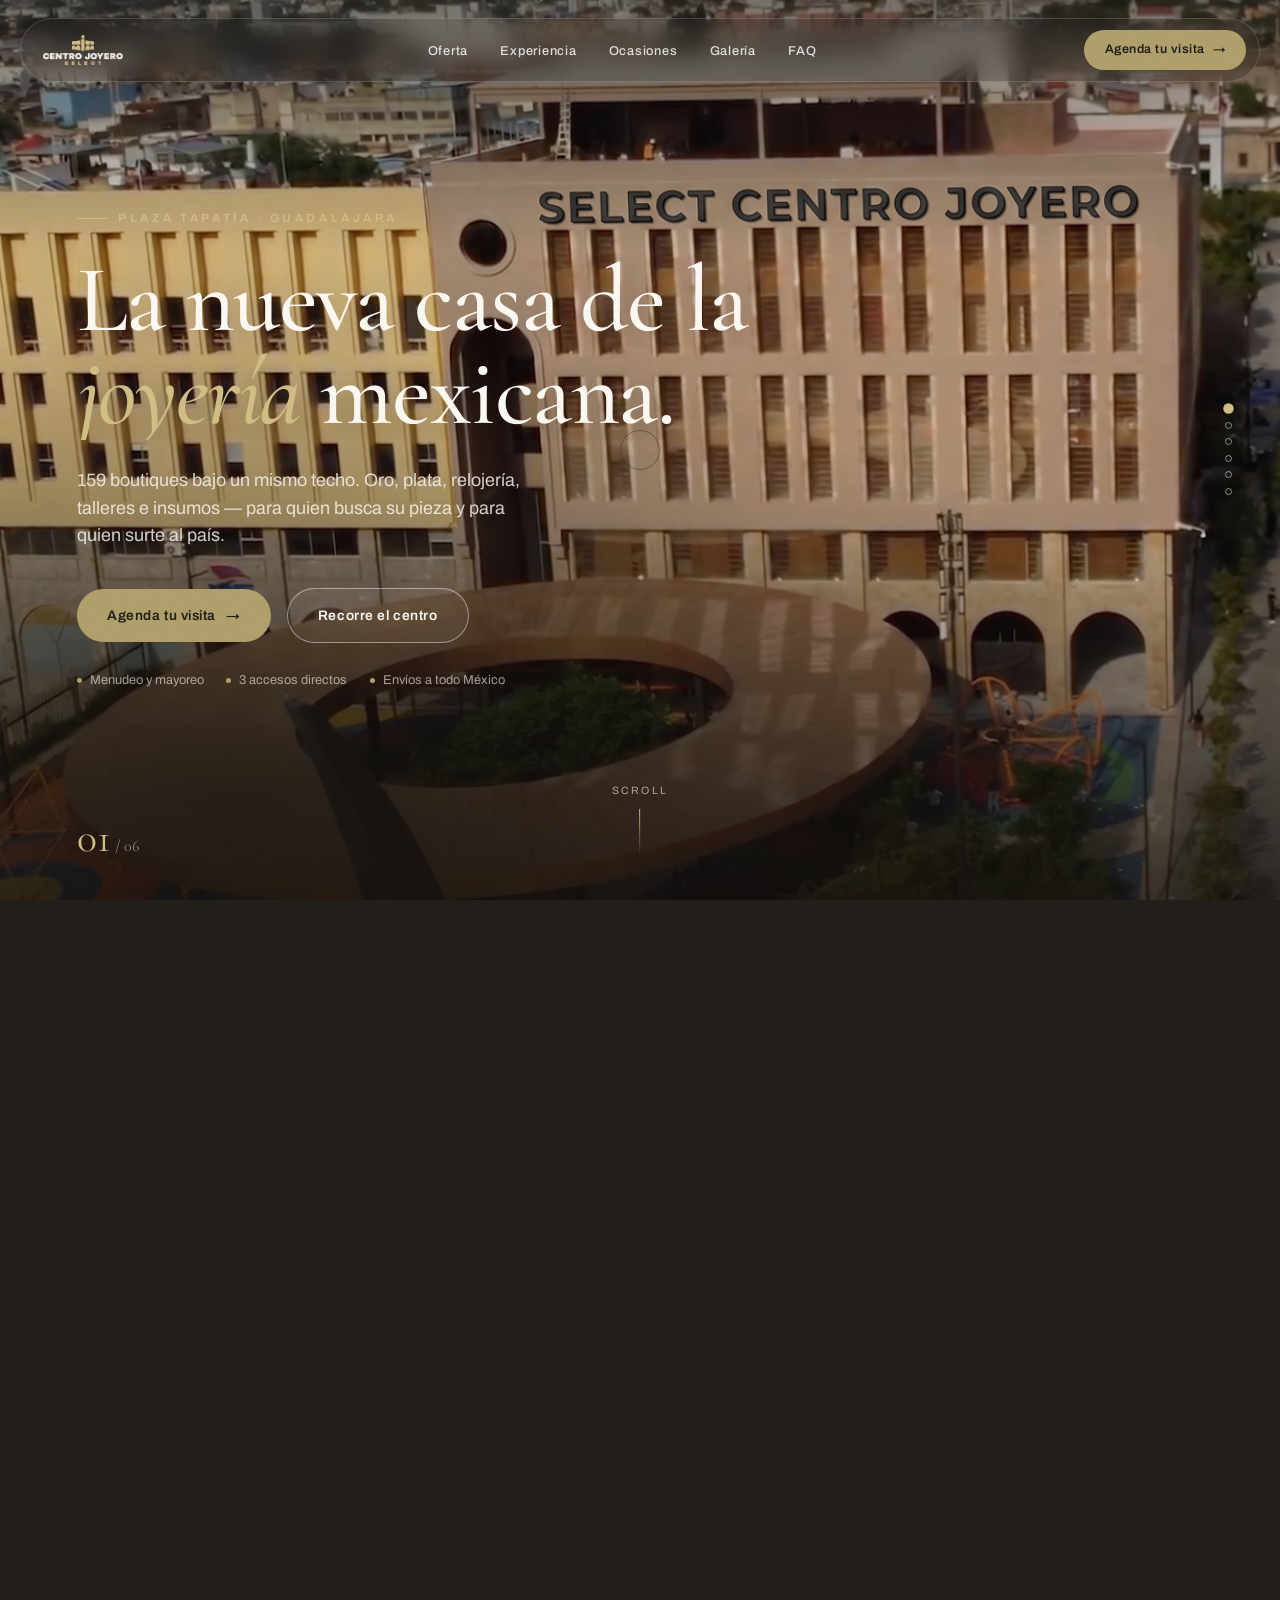
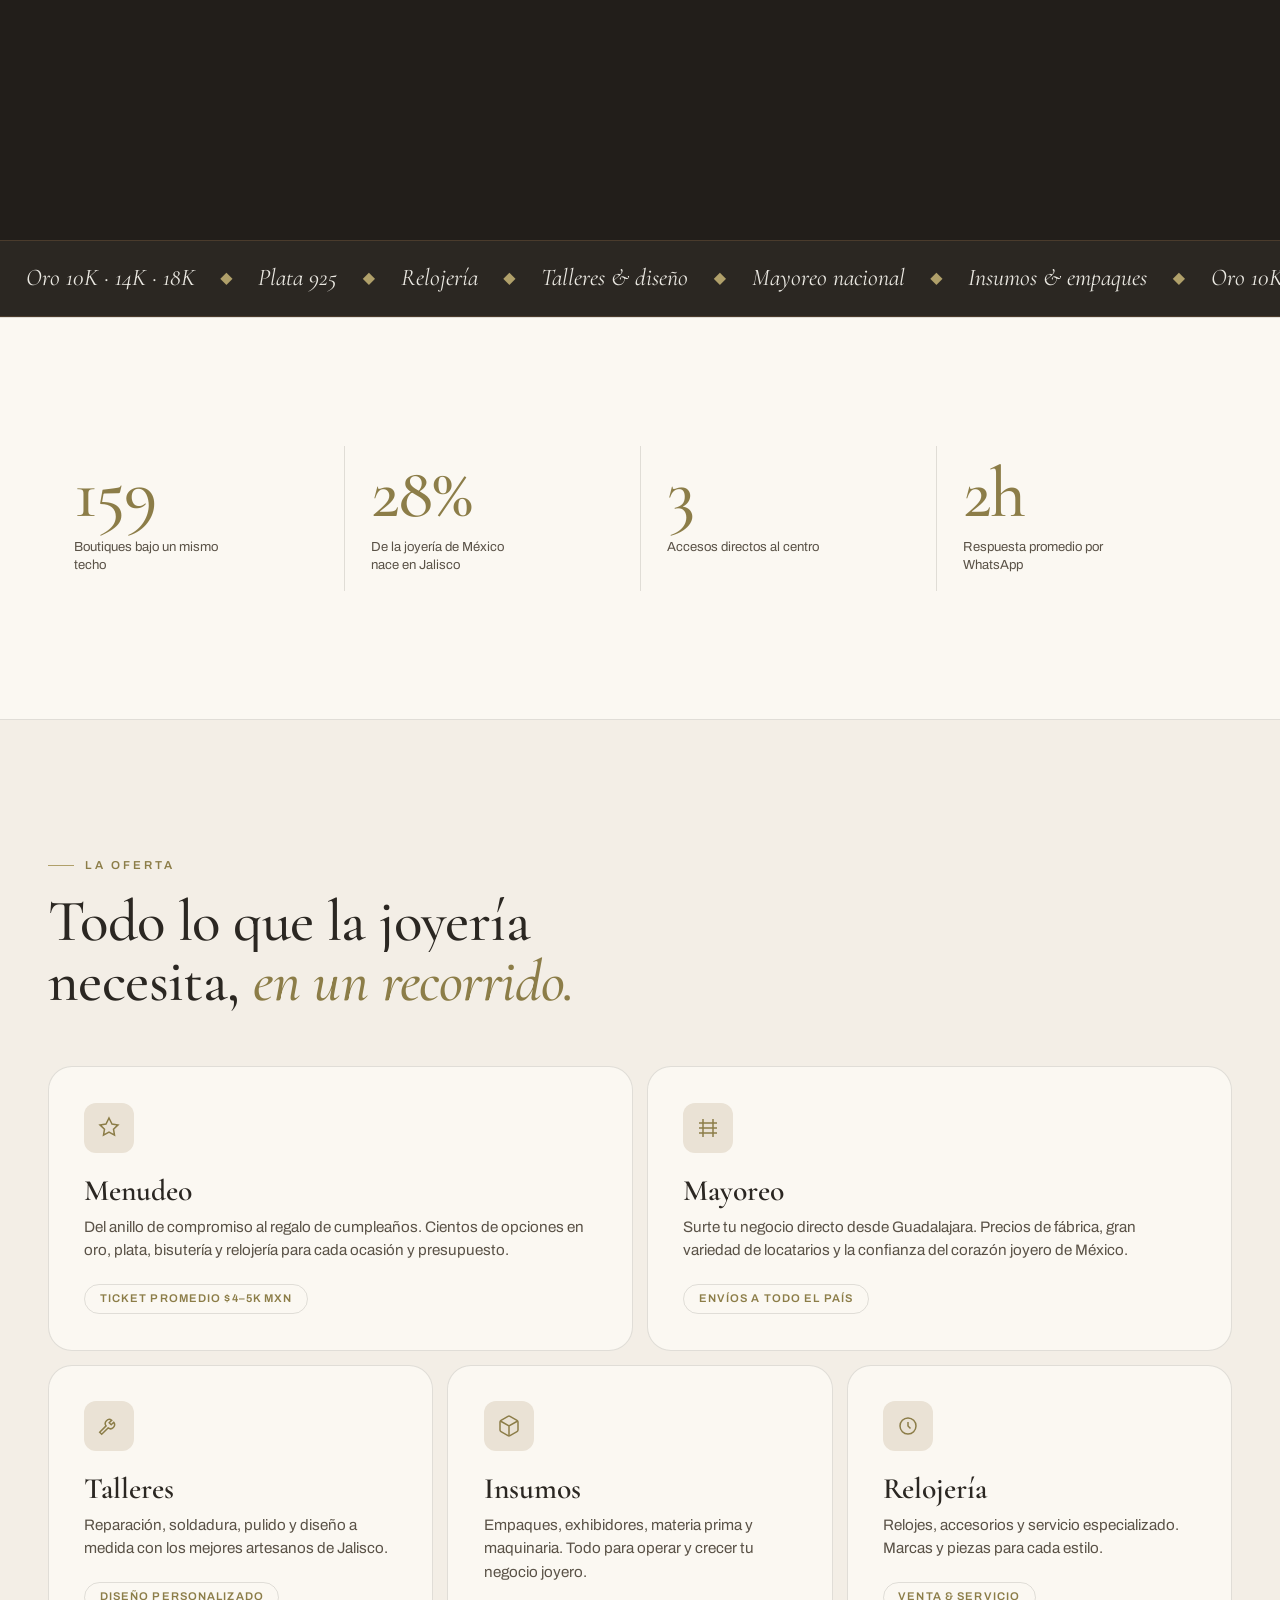
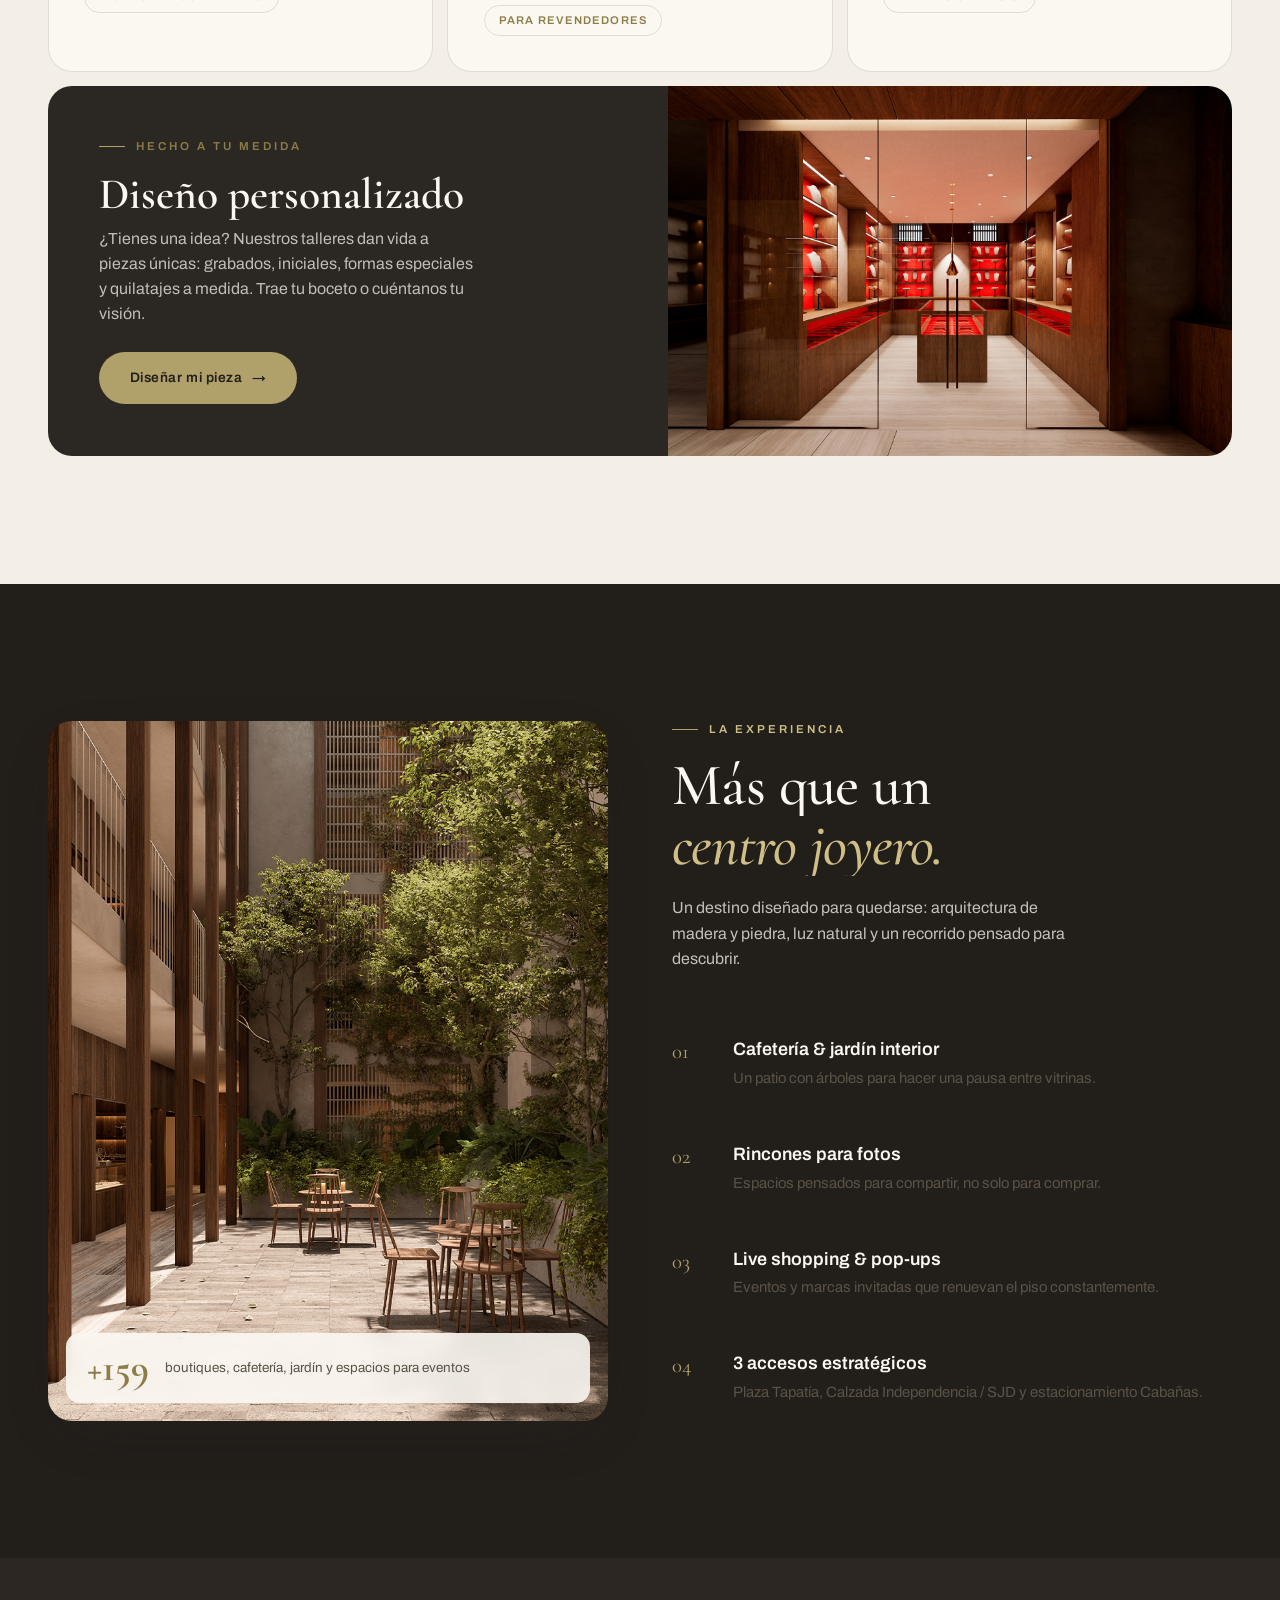
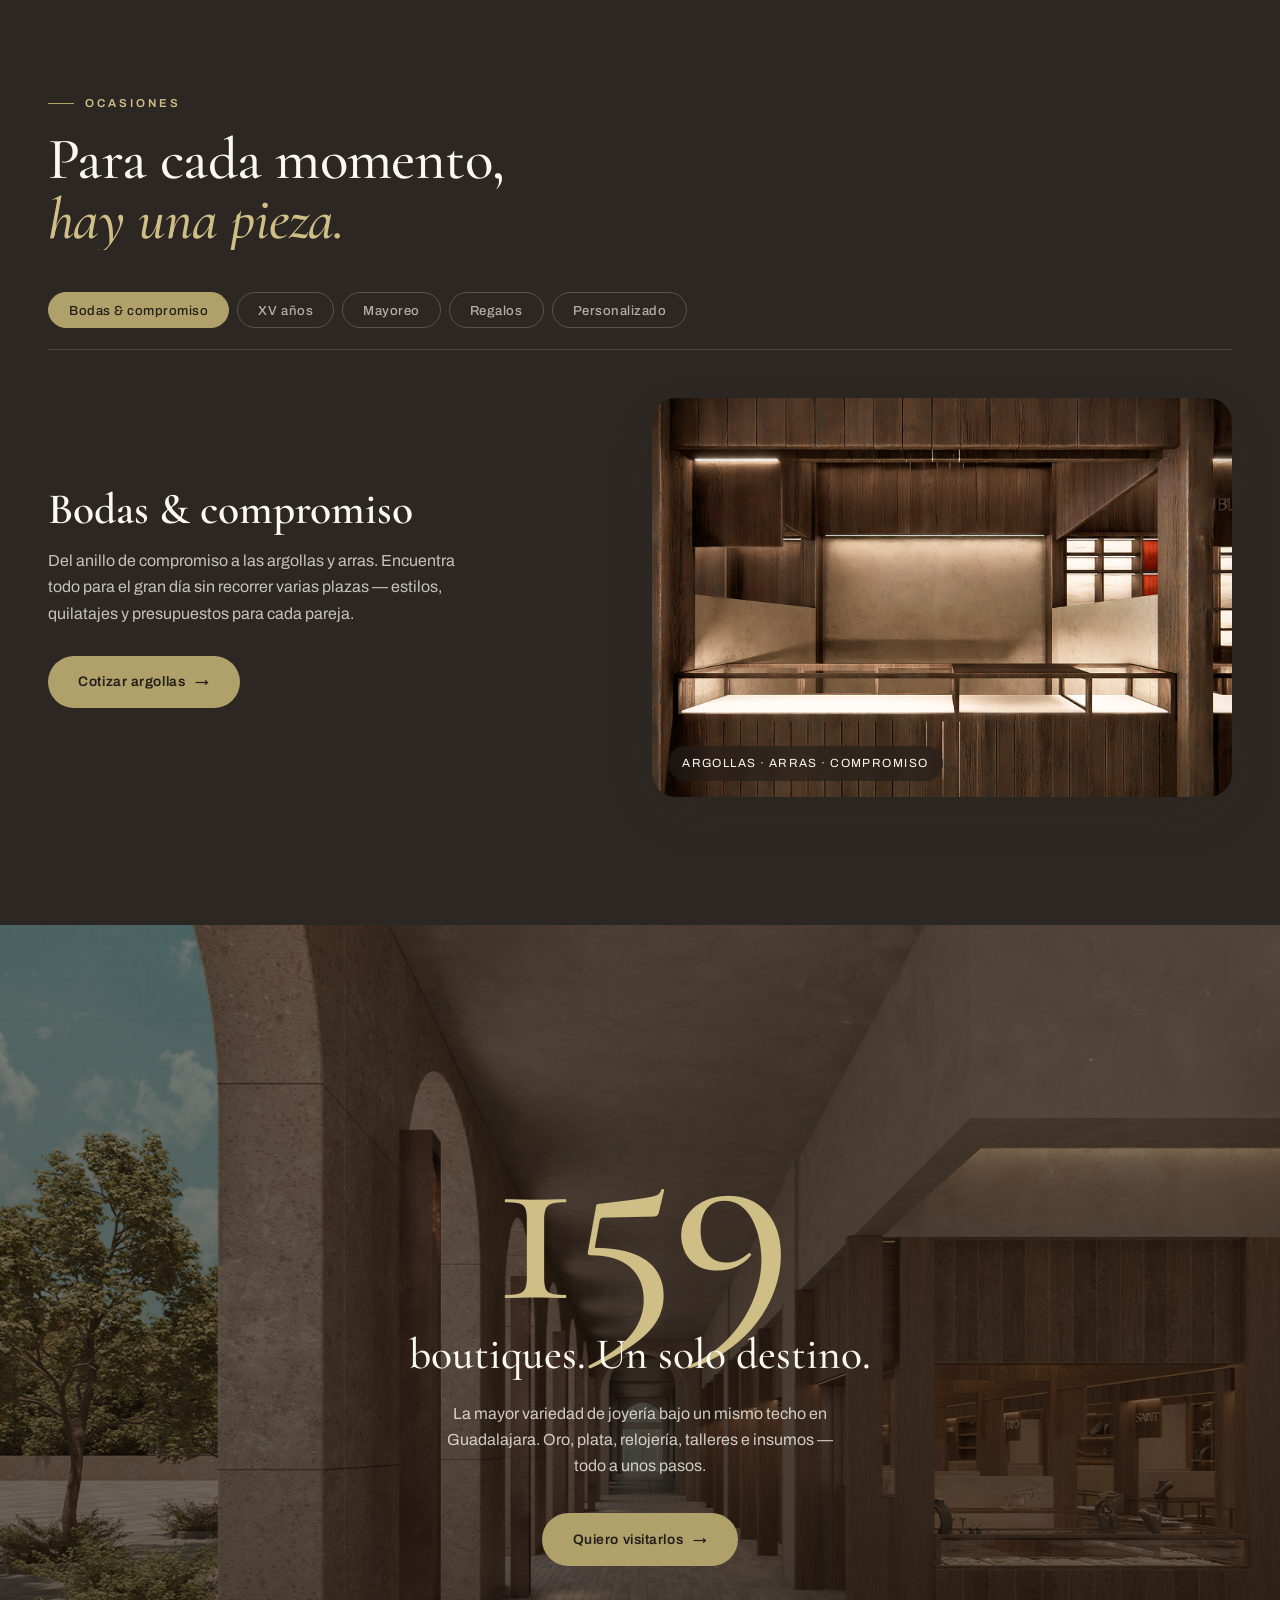
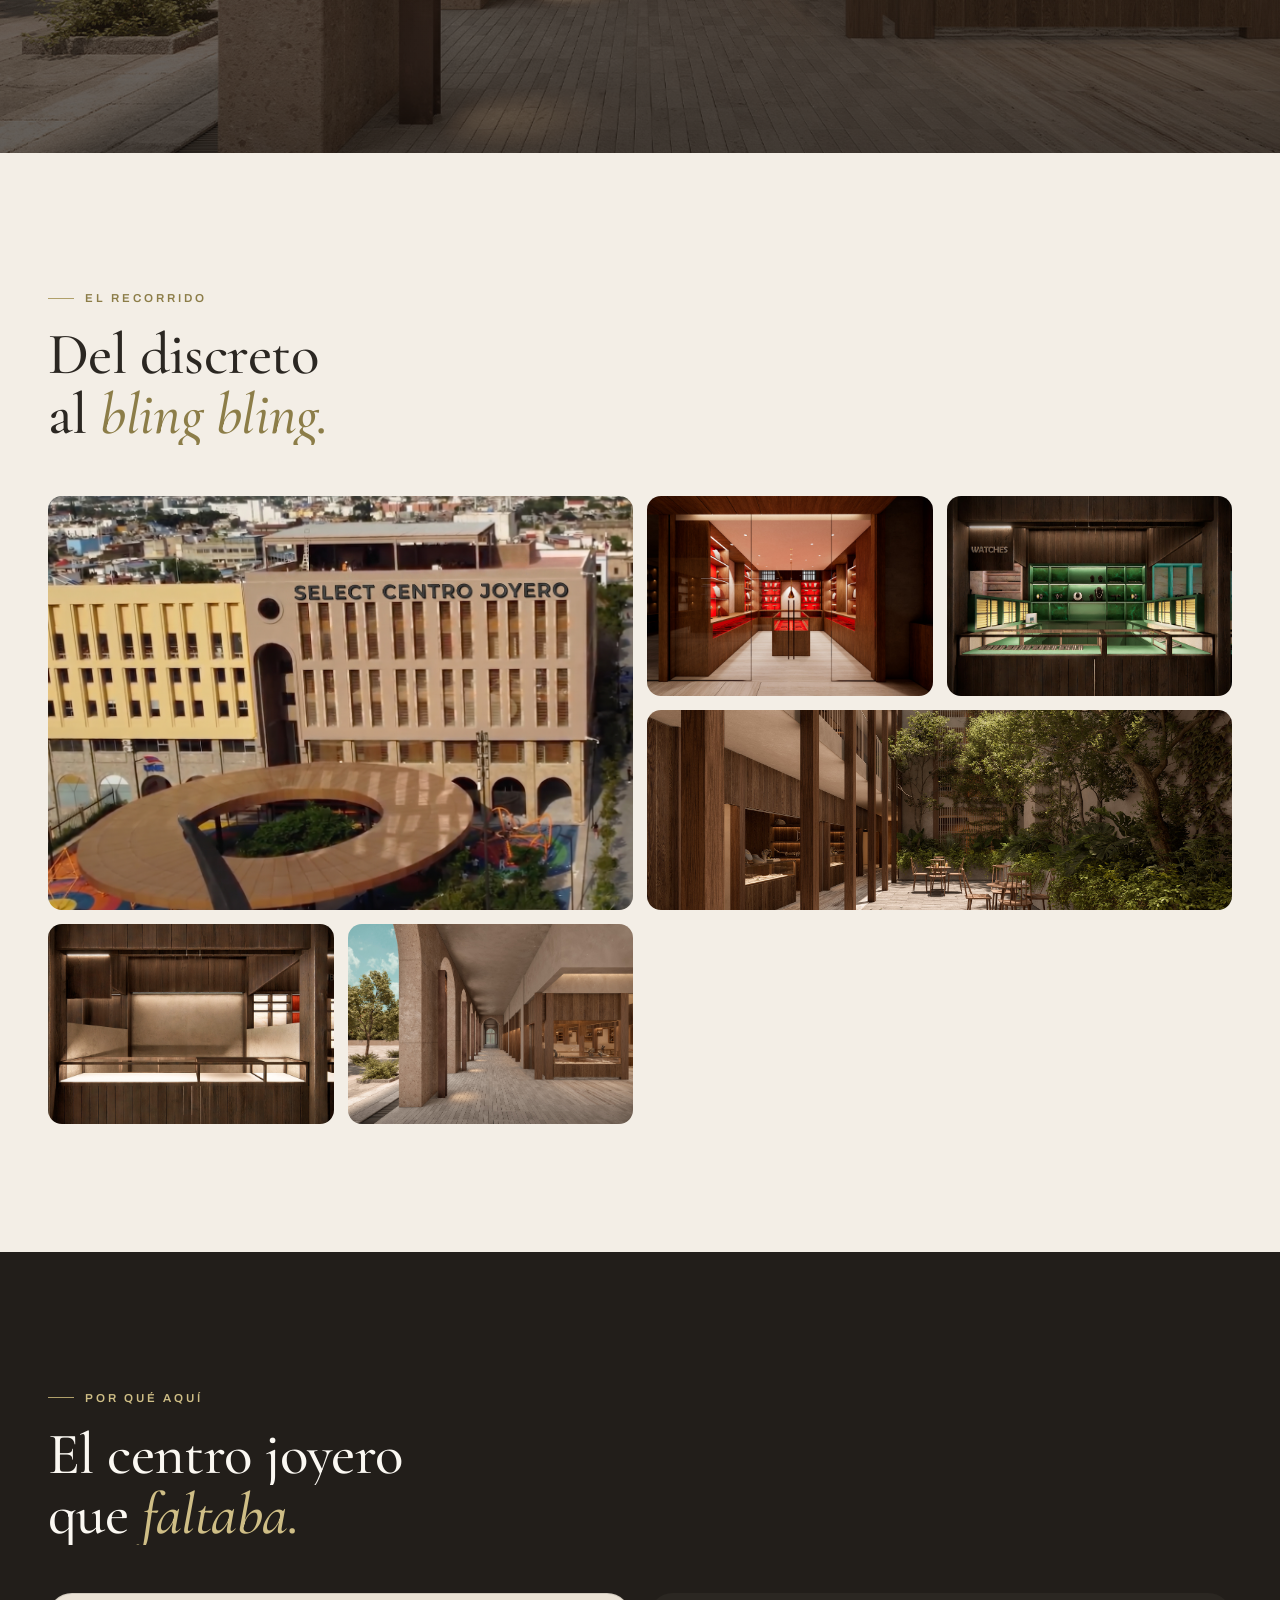
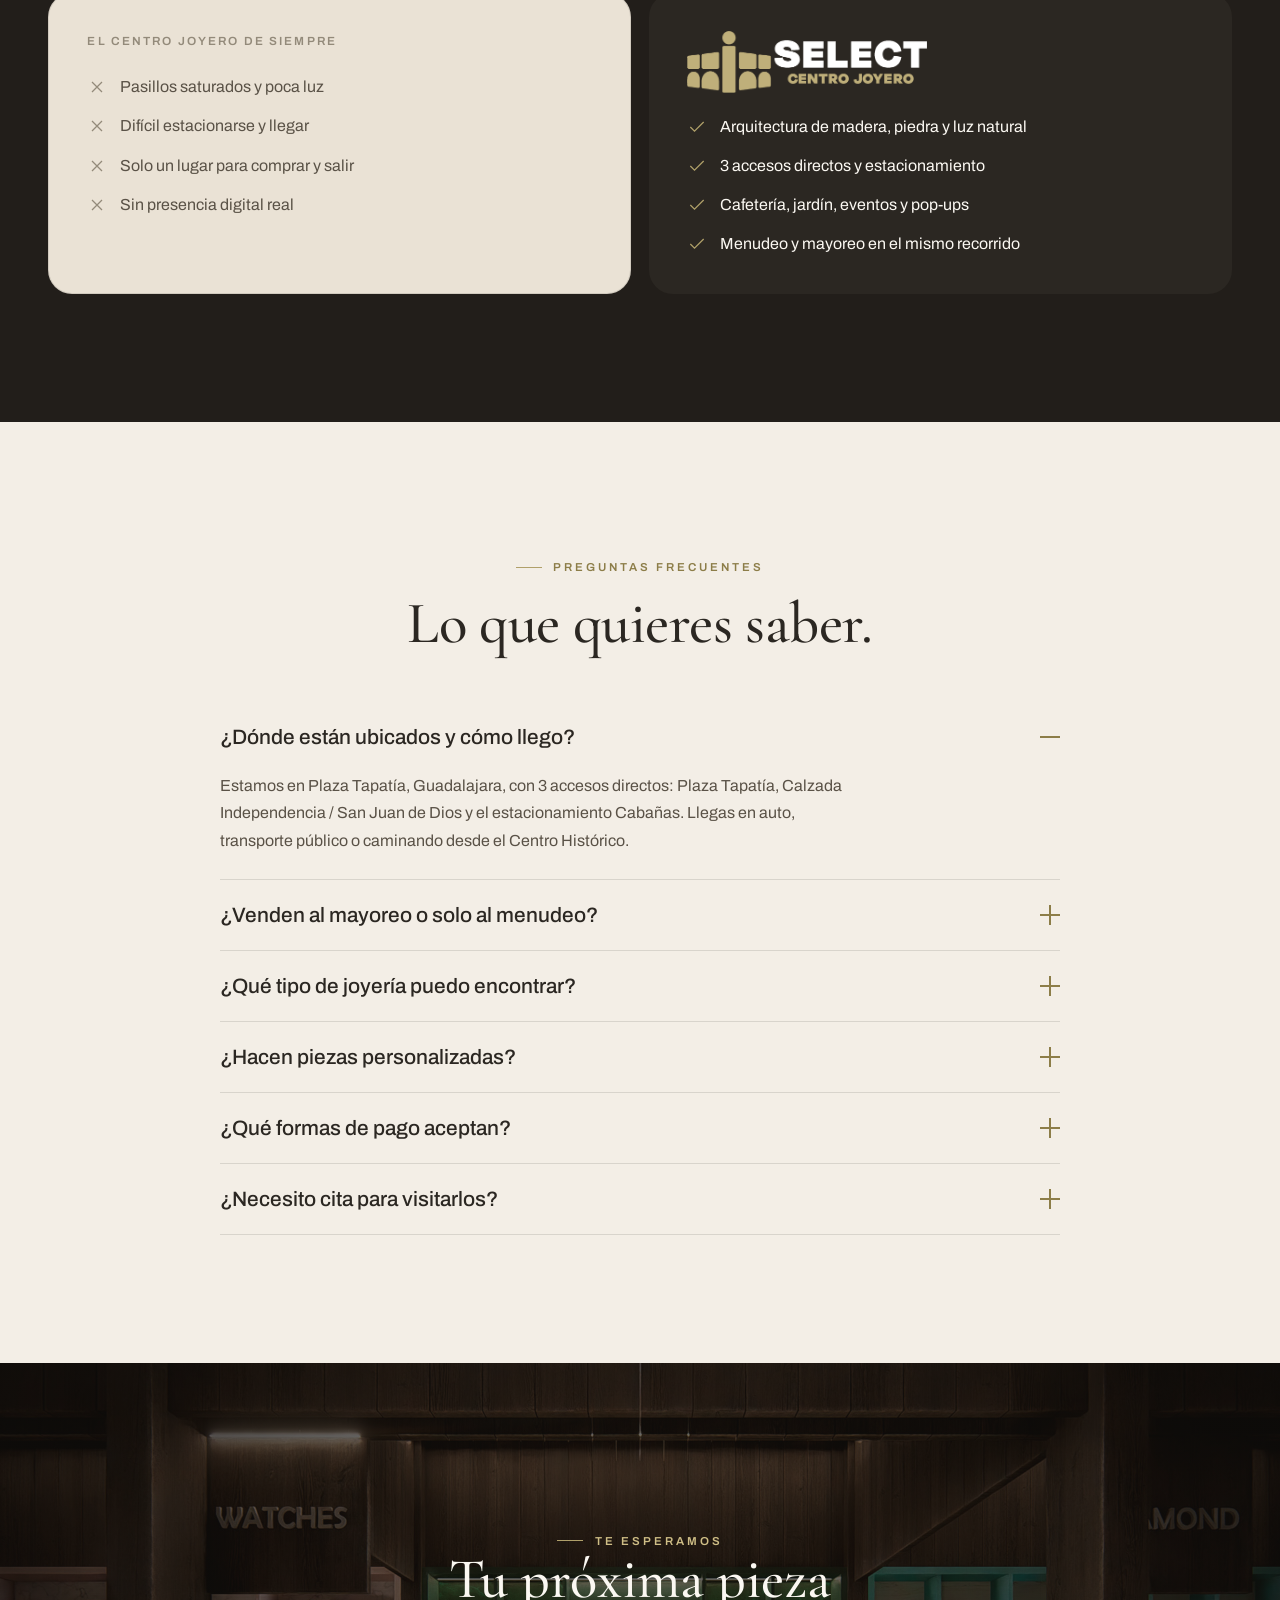
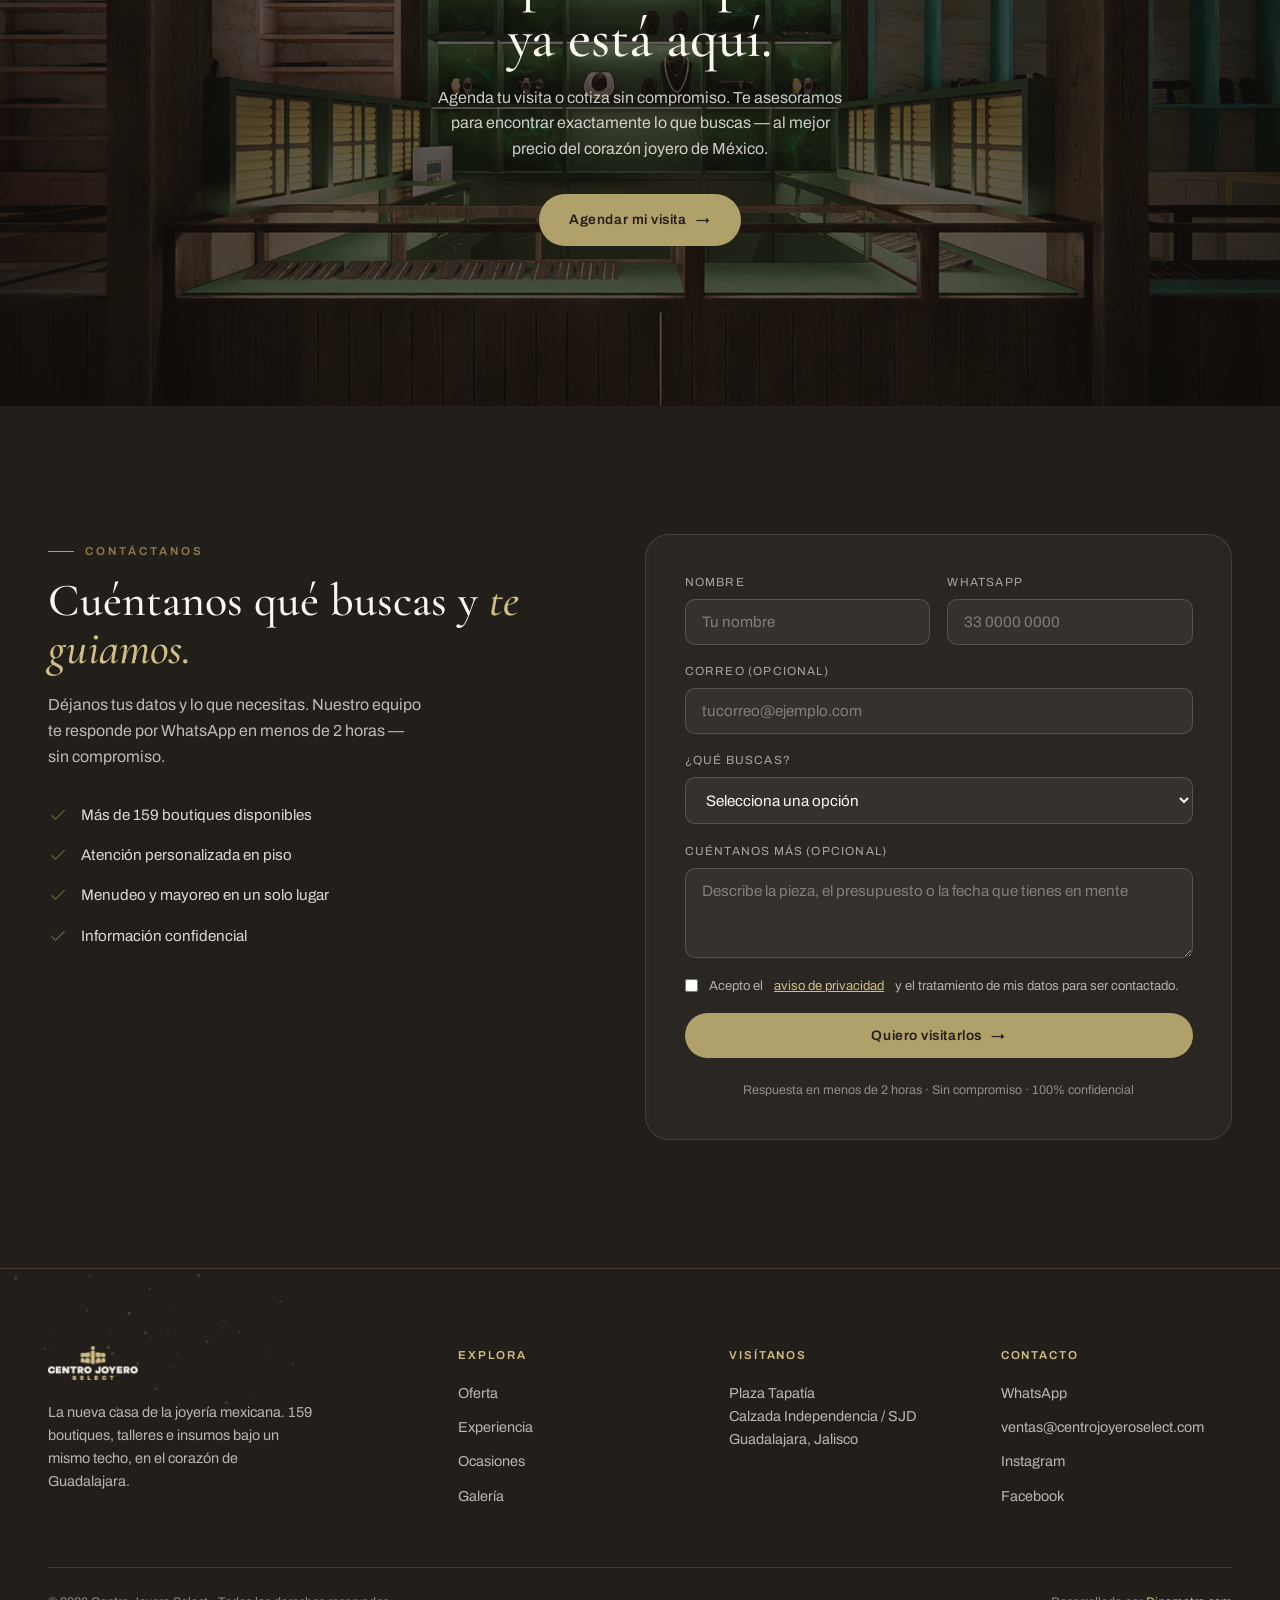
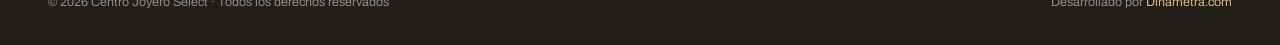
<file: index.html>
<!DOCTYPE html>
<html lang="es">
<head>
<meta charset="UTF-8">
<meta name="viewport" content="width=device-width, initial-scale=1.0">
<title>Select Centro Joyero — La nueva casa de la joyería mexicana · Plaza Tapatía, Guadalajara</title>
<meta name="description" content="159 boutiques de joyería bajo un mismo techo. Oro, plata, relojería, talleres e insumos. Menudeo y mayoreo en Plaza Tapatía, Guadalajara.">
<link rel="preconnect" href="https://fonts.googleapis.com">
<link rel="preconnect" href="https://fonts.gstatic.com" crossorigin>
<link href="https://fonts.googleapis.com/css2?family=Cormorant+Garamond:ital,wght@0,400;0,500;0,600;0,700;1,400;1,500;1,600&family=Archivo:wght@300;400;500;600;700&display=swap" rel="stylesheet">
<link rel="stylesheet" href="styles.css">
<link rel="shortcut icon" href="assets/favicon.png" type="image/x-icon">
</head>
<body>

<!-- CUSTOM CURSOR -->
<div class="cursor-dot"></div>
<div class="cursor-follower"></div>

<!-- SCROLL PROGRESS -->
<div class="progress-bar" id="progress"></div>

<!-- ══════════ NAVBAR ══════════ -->
<nav class="nav" id="nav">
  <a href="#top" class="nav-logo" aria-label="Select Centro Joyero" style="position:relative;text-decoration:none">
    <img class="l-light" src="assets/logo-light.png" alt="Select Centro Joyero">
    <img class="l-dark" src="assets/logo.png" alt="">
  </a>
  <ul class="nav-links" id="navLinks">
    <li><a href="#oferta">Oferta</a></li>
    <li><a href="#experiencia">Experiencia</a></li>
    <li><a href="#ocasiones">Ocasiones</a></li>
    <li><a href="#galeria">Galería</a></li>
    <li><a href="#faq">FAQ</a></li>
  </ul>
  <a href="#contacto" class="nav-cta">Agenda tu visita <span class="arr">→</span></a>
  <button class="nav-burger" id="burger" aria-label="Menú"><span></span><span></span><span></span></button>
</nav>

<!-- ══════════ HERO — scroll-driven rotating views ══════════ -->
<header class="hero" id="top">
  <div class="hero-sticky">
    <!-- building views (cross-fade with scroll) -->
    <div class="hf" data-cap="La fachada · Plaza Tapatía" style="background-image:url('assets/plaza-tapatia.png')"></div>
    <div class="hf" data-cap="Salón de Oro" style="background-image:url('assets/room-red.jpg')"></div>
    <div class="hf" data-cap="Relojería &amp; Diamantes" style="background-image:url('assets/room-green.jpg')"></div>
    <div class="hf" data-cap="Boutiques de autor" style="background-image:url('assets/room-wood.jpg')"></div>
    <div class="hf" data-cap="El jardín interior" style="background-image:url('assets/courtyard.jpg')"></div>
    <div class="hf" data-cap="Galería de arcos" style="background-image:url('assets/colonnade.jpg')"></div>

    <div class="hero-scrim"></div>

    <div class="hero-ui" id="heroUi">
      <span class="hero-kicker">Plaza Tapatía · Guadalajara</span>
      <h1 class="hero-h1">
        <span class="line-wrap"><span class="line">La nueva casa de la</span></span>
        <span class="line-wrap"><span class="line"><em>joyería</em> mexicana.</span></span>
      </h1>
      <p class="hero-sub hero-fade">159 boutiques bajo un mismo techo. Oro, plata, relojería, talleres e insumos — para quien busca su pieza y para quien surte al país.</p>
      <div class="hero-ctas hero-fade d2">
        <a href="#contacto" class="btn btn-primary">Agenda tu visita <span class="arr">→</span></a>
        <a href="#oferta" class="btn btn-ghost">Recorre el centro</a>
      </div>
      <div class="hero-trust hero-fade d3">
        <span>Menudeo y mayoreo</span>
        <span>3 accesos directos</span>
        <span>Envíos a todo México</span>
      </div>
    </div>

    <!-- frame caption + counter -->
    <div class="hero-meta">
      <div class="hero-index"><span id="hIdx">01</span><span class="tot"> / 06</span></div>
      <div class="hero-caption" id="hCap">La fachada · Plaza Tapatía</div>
    </div>

    <!-- vertical rail -->
    <div class="hero-rail" id="hRail">
      <span class="dot on"></span><span class="dot"></span><span class="dot"></span>
      <span class="dot"></span><span class="dot"></span><span class="dot"></span>
    </div>

    <div class="scroll-cue"><span>Scroll</span><div class="bar"></div></div>
  </div>
</header>

<!-- ══════════ MARQUEE ══════════ -->
<div class="marquee">
  <div class="marquee-track">
    <span>Oro 10K · 14K · 18K</span><i>◆</i><span>Plata 925</span><i>◆</i><span>Relojería</span><i>◆</i><span>Talleres &amp; diseño</span><i>◆</i><span>Mayoreo nacional</span><i>◆</i><span>Insumos &amp; empaques</span><i>◆</i>
    <span>Oro 10K · 14K · 18K</span><i>◆</i><span>Plata 925</span><i>◆</i><span>Relojería</span><i>◆</i><span>Talleres &amp; diseño</span><i>◆</i><span>Mayoreo nacional</span><i>◆</i><span>Insumos &amp; empaques</span><i>◆</i>
  </div>
</div>

<!-- ══════════ STATS ══════════ -->
<section class="stats" id="stats">
  <div class="wrap">
    <div class="stats-grid">
      <div class="stat fade-up"><div class="stat-num counter" data-target="159">0</div><div class="stat-label">Boutiques bajo un mismo techo</div></div>
      <div class="stat fade-up delay-1"><div class="stat-num counter" data-target="28" data-suffix="%">0</div><div class="stat-label">De la joyería de México nace en Jalisco</div></div>
      <div class="stat fade-up delay-2"><div class="stat-num counter" data-target="3">0</div><div class="stat-label">Accesos directos al centro</div></div>
      <div class="stat fade-up delay-3"><div class="stat-num counter" data-target="2" data-suffix="h">0</div><div class="stat-label">Respuesta promedio por WhatsApp</div></div>
    </div>
  </div>
</section>

<!-- ══════════ OFERTA — bento ══════════ -->
<section id="oferta">
  <div class="wrap">
    <div class="sec-head fade-up">
      <span class="eyebrow">La oferta</span>
      <h2 class="sec-title split-title">
        <span class="line-wrap"><span class="line">Todo lo que la joyería</span></span>
        <span class="line-wrap"><span class="line">necesita, <em>en un recorrido.</em></span></span>
      </h2>
    </div>
    <div class="bento">
      <div class="card col3 fade-up">
        <div class="ico"><svg viewBox="0 0 24 24"><path d="M12 2l3 6 6 .9-4.5 4.3 1 6-5.5-3-5.5 3 1-6L3 8.9 9 8z"/></svg></div>
        <h3>Menudeo</h3>
        <p>Del anillo de compromiso al regalo de cumpleaños. Cientos de opciones en oro, plata, bisutería y relojería para cada ocasión y presupuesto.</p>
        <span class="tag">Ticket promedio $4–5K MXN</span>
      </div>
      <div class="card col3 fade-up delay-1">
        <div class="ico"><svg viewBox="0 0 24 24"><path d="M3 7h18M3 12h18M3 17h18"/><path d="M7 3v18M17 3v18"/></svg></div>
        <h3>Mayoreo</h3>
        <p>Surte tu negocio directo desde Guadalajara. Precios de fábrica, gran variedad de locatarios y la confianza del corazón joyero de México.</p>
        <span class="tag">Envíos a todo el país</span>
      </div>
      <div class="card col2 fade-up">
        <div class="ico"><svg viewBox="0 0 24 24"><path d="M14.7 6.3a4 4 0 00-5.6 5.6l-6.4 6.4 2 2 6.4-6.4a4 4 0 005.6-5.6l-2.5 2.5-2-2z"/></svg></div>
        <h3>Talleres</h3>
        <p>Reparación, soldadura, pulido y diseño a medida con los mejores artesanos de Jalisco.</p>
        <span class="tag">Diseño personalizado</span>
      </div>
      <div class="card col2 fade-up delay-1">
        <div class="ico"><svg viewBox="0 0 24 24"><path d="M21 16V8a2 2 0 00-1-1.7l-7-4a2 2 0 00-2 0l-7 4A2 2 0 003 8v8a2 2 0 001 1.7l7 4a2 2 0 002 0l7-4A2 2 0 0021 16z"/><path d="M3.3 7L12 12l8.7-5M12 22V12"/></svg></div>
        <h3>Insumos</h3>
        <p>Empaques, exhibidores, materia prima y maquinaria. Todo para operar y crecer tu negocio joyero.</p>
        <span class="tag">Para revendedores</span>
      </div>
      <div class="card col2 fade-up delay-2">
        <div class="ico"><svg viewBox="0 0 24 24"><circle cx="12" cy="12" r="8"/><path d="M12 8v4l2.5 2.5"/></svg></div>
        <h3>Relojería</h3>
        <p>Relojes, accesorios y servicio especializado. Marcas y piezas para cada estilo.</p>
        <span class="tag">Venta &amp; servicio</span>
      </div>
      <div class="card feature fade-up">
        <div class="feature-txt">
          <span class="eyebrow" style="margin-bottom:1rem">Hecho a tu medida</span>
          <h3>Diseño personalizado</h3>
          <p>¿Tienes una idea? Nuestros talleres dan vida a piezas únicas: grabados, iniciales, formas especiales y quilatajes a medida. Trae tu boceto o cuéntanos tu visión.</p>
          <a href="#contacto" class="btn btn-primary" style="margin-top:1.6rem;align-self:flex-start">Diseñar mi pieza <span class="arr">→</span></a>
        </div>
        <div class="feature-img" style="background-image:url('assets/room-red.jpg')"></div>
      </div>
    </div>
  </div>
</section>

<!-- ══════════ EXPERIENCIA — split ══════════ -->
<section id="experiencia" class="dark-sec">
  <div class="wrap">
    <div class="split">
      <div class="split-media fade-up">
        <img src="assets/courtyard.jpg" alt="Jardín interior del Centro Joyero Select con cafetería">
        <div class="float-stat"><b>+159</b><span>boutiques, cafetería, jardín y espacios para eventos</span></div>
      </div>
      <div>
        <span class="eyebrow">La experiencia</span>
        <h2 class="sec-title split-title" style="margin-bottom:1.2rem">
          <span class="line-wrap"><span class="line">Más que un</span></span>
          <span class="line-wrap"><span class="line"><em>centro joyero.</em></span></span>
        </h2>
        <p class="fade-up" style="color:rgba(251,248,242,.74);max-width:46ch">Un destino diseñado para quedarse: arquitectura de madera y piedra, luz natural y un recorrido pensado para descubrir.</p>
        <div class="steps">
          <div class="step fade-up"><span class="n">01</span><div><h4>Cafetería &amp; jardín interior</h4><p>Un patio con árboles para hacer una pausa entre vitrinas.</p></div></div>
          <div class="step fade-up delay-1"><span class="n">02</span><div><h4>Rincones para fotos</h4><p>Espacios pensados para compartir, no solo para comprar.</p></div></div>
          <div class="step fade-up delay-2"><span class="n">03</span><div><h4>Live shopping &amp; pop-ups</h4><p>Eventos y marcas invitadas que renuevan el piso constantemente.</p></div></div>
          <div class="step fade-up delay-3"><span class="n">04</span><div><h4>3 accesos estratégicos</h4><p>Plaza Tapatía, Calzada Independencia / SJD y estacionamiento Cabañas.</p></div></div>
        </div>
      </div>
    </div>
  </div>
</section>

<!-- ══════════ OCASIONES — tabs ══════════ -->
<section id="ocasiones" class="dark-sec" style="background:var(--color-dark-2)">
  <div class="wrap">
    <div class="sec-head fade-up">
      <span class="eyebrow">Ocasiones</span>
      <h2 class="sec-title split-title">
        <span class="line-wrap"><span class="line">Para cada momento,</span></span>
        <span class="line-wrap"><span class="line"><em>hay una pieza.</em></span></span>
      </h2>
    </div>
    <div class="tabs-nav fade-up" id="tabsNav">
      <button class="tab-btn active" data-tab="bodas">Bodas &amp; compromiso</button>
      <button class="tab-btn" data-tab="xv">XV años</button>
      <button class="tab-btn" data-tab="mayoreo">Mayoreo</button>
      <button class="tab-btn" data-tab="regalos">Regalos</button>
      <button class="tab-btn" data-tab="diseno">Personalizado</button>
    </div>
    <div class="tab-panels">
      <div class="tab-panel active" data-panel="bodas">
        <div class="tab-txt"><h3>Bodas &amp; compromiso</h3><p>Del anillo de compromiso a las argollas y arras. Encuentra todo para el gran día sin recorrer varias plazas — estilos, quilatajes y presupuestos para cada pareja.</p><a href="#contacto" class="btn btn-primary">Cotizar argollas <span class="arr">→</span></a></div>
        <div class="tab-media"><img src="assets/room-wood.jpg" alt="Boutique de anillos"><span class="cap">Argollas · Arras · Compromiso</span></div>
      </div>
      <div class="tab-panel" data-panel="xv">
        <div class="tab-txt"><h3>XV años &amp; celebraciones</h3><p>Medallas, cruces, esclavas, cadenas y dijes para las fechas que se recuerdan toda la vida. Regalos que cuentan una historia y duran para siempre.</p><a href="#contacto" class="btn btn-primary">Explorar piezas <span class="arr">→</span></a></div>
        <div class="tab-media"><img src="assets/room-red.jpg" alt="Salón de oro"><span class="cap">Medallas · Esclavas · Dijes</span></div>
      </div>
      <div class="tab-panel" data-panel="mayoreo">
        <div class="tab-txt"><h3>Mayoreo nacional</h3><p>Vienen de Chihuahua, CDMX, Monterrey y todo el Bajío a surtirse aquí. Precios directos de fábrica. El nuevo punto de mayoreo de México ya está en Plaza Tapatía.</p><a href="#contacto" class="btn btn-primary">Cotizar mayoreo <span class="arr">→</span></a></div>
        <div class="tab-media"><img src="assets/colonnade.jpg" alt="Galería de boutiques"><span class="cap">Mayoreo &amp; menudeo · Todo México</span></div>
      </div>
      <div class="tab-panel" data-panel="regalos">
        <div class="tab-txt"><h3>Regalos especiales</h3><p>Cumpleaños, Día de la Madre, San Valentín, Navidad, graduaciones. Asesoría personalizada para encontrar el regalo perfecto en tu presupuesto. Empaque incluido.</p><a href="#contacto" class="btn btn-primary">Pedir asesoría <span class="arr">→</span></a></div>
        <div class="tab-media"><img src="assets/room-green.jpg" alt="Vitrinas de relojería"><span class="cap">Para cada fecha y cada persona</span></div>
      </div>
      <div class="tab-panel" data-panel="diseno">
        <div class="tab-txt"><h3>Diseño personalizado</h3><p>¿Tienes una idea en mente? Nuestros talleres la convierten en una pieza única: grabados, iniciales, formas especiales y quilatajes a medida. Tu idea, nuestra artesanía.</p><a href="#contacto" class="btn btn-primary">Diseñar mi pieza <span class="arr">→</span></a></div>
        <div class="tab-media"><img src="assets/plaza-tapatia.png" alt="Fachada de Select Centro Joyero en Plaza Tapatía"><span class="cap">Tu idea · Nuestra artesanía</span></div>
      </div>
    </div>
  </div>
</section>

<!-- ══════════ FULL-WIDTH BREAK ══════════ -->
<section class="break" style="padding:0">
  <div class="bg" id="breakBg" style="background-image:url('assets/colonnade.jpg')"></div>
  <div class="break-inner">
    <div class="giant fade-up">159</div>
    <h2 class="fade-up delay-1">boutiques. Un solo destino.</h2>
    <p class="fade-up delay-2">La mayor variedad de joyería bajo un mismo techo en Guadalajara. Oro, plata, relojería, talleres e insumos — todo a unos pasos.</p>
    <a href="#contacto" class="btn btn-primary fade-up delay-3">Quiero visitarlos <span class="arr">→</span></a>
  </div>
</section>

<!-- ══════════ GALERÍA ══════════ -->
<section id="galeria">
  <div class="wrap">
    <div class="sec-head fade-up">
      <span class="eyebrow">El recorrido</span>
      <h2 class="sec-title split-title">
        <span class="line-wrap"><span class="line">Del discreto</span></span>
        <span class="line-wrap"><span class="line">al <em>bling bling.</em></span></span>
      </h2>
    </div>
    <div class="gallery">
      <div class="gitem big fade-up"><img src="assets/plaza-tapatia.png" alt="Fachada de Select Centro Joyero en Plaza Tapatía"><div class="glabel"><b>La fachada</b><span>Plaza Tapatía</span></div></div>
      <div class="gitem fade-up delay-1"><img src="assets/room-red.jpg" alt="Salón de oro"><div class="glabel"><b>Oro</b><span>10K · 14K · 18K</span></div></div>
      <div class="gitem fade-up delay-2"><img src="assets/room-green.jpg" alt="Relojería y diamantes"><div class="glabel"><b>Relojería</b><span>Watches &amp; Diamond</span></div></div>
      <div class="gitem wide fade-up delay-1"><img src="assets/courtyard.jpg" alt="Jardín interior"><div class="glabel"><b>Jardín interior</b><span>Cafetería &amp; eventos</span></div></div>
      <div class="gitem fade-up delay-2"><img src="assets/room-wood.jpg" alt="Boutiques de autor"><div class="glabel"><b>Boutiques</b><span>Marcas de autor</span></div></div>
      <div class="gitem fade-up delay-3"><img src="assets/colonnade.jpg" alt="Galería de arcos"><div class="glabel"><b>Galería</b><span>Arcos &amp; luz natural</span></div></div>
    </div>
  </div>
</section>

<!-- ══════════ DIFERENCIADORES ══════════ -->
<section id="diferencia" class="dark-sec">
  <div class="wrap">
    <div class="sec-head fade-up" style="max-width:70ch">
      <span class="eyebrow">Por qué aquí</span>
      <h2 class="sec-title split-title">
        <span class="line-wrap"><span class="line">El centro joyero</span></span>
        <span class="line-wrap"><span class="line">que <em>faltaba.</em></span></span>
      </h2>
    </div>
    <div class="compare">
      <div class="comp-col comp-old fade-up">
        <h4>El centro joyero de siempre</h4>
        <ul>
          <li><svg viewBox="0 0 24 24" fill="none" stroke-width="1.5"><path d="M18 6L6 18M6 6l12 12"/></svg>Pasillos saturados y poca luz</li>
          <li><svg viewBox="0 0 24 24" fill="none" stroke-width="1.5"><path d="M18 6L6 18M6 6l12 12"/></svg>Difícil estacionarse y llegar</li>
          <li><svg viewBox="0 0 24 24" fill="none" stroke-width="1.5"><path d="M18 6L6 18M6 6l12 12"/></svg>Solo un lugar para comprar y salir</li>
          <li><svg viewBox="0 0 24 24" fill="none" stroke-width="1.5"><path d="M18 6L6 18M6 6l12 12"/></svg>Sin presencia digital real</li>
        </ul>
      </div>
      <div class="comp-col comp-new fade-up delay-1">
        <h4 class="comp-brand"><img src="assets/logo-gold.png" alt="Select Centro Joyero"></h4>
        <ul>
          <li><svg viewBox="0 0 24 24" fill="none" stroke-width="1.5"><path d="M20 6L9 17l-5-5"/></svg>Arquitectura de madera, piedra y luz natural</li>
          <li><svg viewBox="0 0 24 24" fill="none" stroke-width="1.5"><path d="M20 6L9 17l-5-5"/></svg>3 accesos directos y estacionamiento</li>
          <li><svg viewBox="0 0 24 24" fill="none" stroke-width="1.5"><path d="M20 6L9 17l-5-5"/></svg>Cafetería, jardín, eventos y pop-ups</li>
          <li><svg viewBox="0 0 24 24" fill="none" stroke-width="1.5"><path d="M20 6L9 17l-5-5"/></svg>Menudeo y mayoreo en el mismo recorrido</li>
        </ul>
      </div>
    </div>
  </div>
</section>

<!-- ══════════ FAQ ══════════ -->
<section id="faq">
  <div class="wrap">
    <div class="sec-head fade-up" style="text-align:center;margin:0 auto">
      <span class="eyebrow center">Preguntas frecuentes</span>
      <h2 class="sec-title" style="margin-bottom:0">Lo que quieres saber.</h2>
    </div>
    <div class="faq" id="faqList">
      <div class="faq-item open">
        <button class="faq-q">¿Dónde están ubicados y cómo llego?<span class="faq-ico"></span></button>
        <div class="faq-a"><p>Estamos en Plaza Tapatía, Guadalajara, con 3 accesos directos: Plaza Tapatía, Calzada Independencia / San Juan de Dios y el estacionamiento Cabañas. Llegas en auto, transporte público o caminando desde el Centro Histórico.</p></div>
      </div>
      <div class="faq-item">
        <button class="faq-q">¿Venden al mayoreo o solo al menudeo?<span class="faq-ico"></span></button>
        <div class="faq-a"><p>Ambos. Encuentras menudeo para el consumidor final y mayoreo para revendedores en el mismo recorrido. Muchos locatarios manejan precios directos de fábrica y realizan envíos a todo México.</p></div>
      </div>
      <div class="faq-item">
        <button class="faq-q">¿Qué tipo de joyería puedo encontrar?<span class="faq-ico"></span></button>
        <div class="faq-a"><p>Oro 10K, 14K y 18K, plata 925, bisutería, relojería, piezas para bodas, XV años y regalos, además de talleres de reparación y diseño, e insumos para el negocio joyero.</p></div>
      </div>
      <div class="faq-item">
        <button class="faq-q">¿Hacen piezas personalizadas?<span class="faq-ico"></span></button>
        <div class="faq-a"><p>Sí. Nuestros talleres realizan diseños a medida: grabados, iniciales, formas especiales y quilatajes específicos. Puedes traer tu boceto o platicarnos tu idea y te asesoramos sin compromiso.</p></div>
      </div>
      <div class="faq-item">
        <button class="faq-q">¿Qué formas de pago aceptan?<span class="faq-ico"></span></button>
        <div class="faq-a"><p>Aceptamos efectivo, tarjeta y crédito. Las condiciones pueden variar por locatario; con gusto te orientamos según lo que busques al agendar tu visita.</p></div>
      </div>
      <div class="faq-item">
        <button class="faq-q">¿Necesito cita para visitarlos?<span class="faq-ico"></span></button>
        <div class="faq-a"><p>No es obligatorio, pero si nos cuentas qué buscas podemos guiarte directo al locatario indicado y ahorrarte tiempo. Respondemos por WhatsApp en menos de 2 horas.</p></div>
      </div>
    </div>
  </div>
</section>

<!-- ══════════ CONVERSION BANNER ══════════ -->
<section class="cta-banner">
  <div class="bg" style="background-image:url('assets/room-green.jpg')"></div>
  <div class="inner">
    <span class="eyebrow center" style="color:var(--gold-light);justify-content:center">Te esperamos</span>
    <h2 class="fade-up">Tu próxima pieza ya está aquí.</h2>
    <p class="fade-up delay-1">Agenda tu visita o cotiza sin compromiso. Te asesoramos para encontrar exactamente lo que buscas — al mejor precio del corazón joyero de México.</p>
    <a href="#contacto" class="btn btn-primary fade-up delay-2">Agendar mi visita <span class="arr">→</span></a>
  </div>
</section>

<!-- ══════════ CONTACTO / FORM ══════════ -->
<section id="contacto" class="contact">
  <div class="wrap">
    <div class="form-grid">
      <div class="form-side">
        <span class="eyebrow">Contáctanos</span>
        <h2>Cuéntanos qué buscas y <em>te guiamos.</em></h2>
        <p>Déjanos tus datos y lo que necesitas. Nuestro equipo te responde por WhatsApp en menos de 2 horas — sin compromiso.</p>
        <ul class="trust-list">
          <li><svg viewBox="0 0 24 24" fill="none"><path d="M20 6L9 17l-5-5"/></svg>Más de 159 boutiques disponibles</li>
          <li><svg viewBox="0 0 24 24" fill="none"><path d="M20 6L9 17l-5-5"/></svg>Atención personalizada en piso</li>
          <li><svg viewBox="0 0 24 24" fill="none"><path d="M20 6L9 17l-5-5"/></svg>Menudeo y mayoreo en un solo lugar</li>
          <li><svg viewBox="0 0 24 24" fill="none"><path d="M20 6L9 17l-5-5"/></svg>Información confidencial</li>
        </ul>
      </div>
      <div class="form-card fade-up">
        <form id="leadForm" novalidate>
          <div class="frow">
            <div class="field"><label for="f-name">Nombre</label><input id="f-name" type="text" placeholder="Tu nombre" required></div>
            <div class="field"><label for="f-wa">WhatsApp</label><input id="f-wa" type="tel" placeholder="33 0000 0000" required></div>
          </div>
          <div class="field"><label for="f-mail">Correo (opcional)</label><input id="f-mail" type="email" placeholder="tucorreo@ejemplo.com"></div>
          <div class="field"><label for="f-int">¿Qué buscas?</label>
            <select id="f-int" required>
              <option value="" disabled selected>Selecciona una opción</option>
              <option>Joyería para boda / compromiso</option>
              <option>XV años o celebración</option>
              <option>Joyería para regalo</option>
              <option>Compra al mayoreo / surtido</option>
              <option>Taller / reparación / diseño</option>
              <option>Insumos y empaques</option>
              <option>Solo quiero conocer el lugar</option>
            </select>
          </div>
          <div class="field"><label for="f-msg">Cuéntanos más (opcional)</label><textarea id="f-msg" placeholder="Describe la pieza, el presupuesto o la fecha que tienes en mente"></textarea></div>
          <label class="check"><input type="checkbox" required>Acepto el <a href="#">aviso de privacidad</a> y el tratamiento de mis datos para ser contactado.</label>
          <button type="submit" class="btn btn-primary" style="justify-content:center">Quiero visitarlos <span class="arr">→</span></button>
          <p class="form-foot">Respuesta en menos de 2 horas · Sin compromiso · 100% confidencial</p>
        </form>
      </div>
    </div>
  </div>
</section>

<!-- ══════════ FOOTER ══════════ -->
<footer>
  <canvas class="foot-canvas" id="footCanvas"></canvas>
  <div class="foot-grid">
    <div class="foot-brand">
      <div class="foot-logo"><img src="assets/logo-light.png" alt="Select Centro Joyero"></div>
      <p>La nueva casa de la joyería mexicana. 159 boutiques, talleres e insumos bajo un mismo techo, en el corazón de Guadalajara.</p>
    </div>
    <div class="foot-col">
      <h5>Explora</h5>
      <a href="#oferta">Oferta</a>
      <a href="#experiencia">Experiencia</a>
      <a href="#ocasiones">Ocasiones</a>
      <a href="#galeria">Galería</a>
    </div>
    <div class="foot-col">
      <h5>Visítanos</h5>
      <p>Plaza Tapatía<br>Calzada Independencia / SJD<br>Guadalajara, Jalisco</p>
    </div>
    <div class="foot-col">
      <h5>Contacto</h5>
      <a href="https://wa.me/523315757841" target="_blank" rel="noopener">WhatsApp</a>
      <a href="mailto:ventas@centrojoyeroselect.com">ventas@centrojoyeroselect.com</a>
      <a href="#" target="_blank" rel="noopener">Instagram</a>
      <a href="#" target="_blank" rel="noopener">Facebook</a>
    </div>
  </div>
  <div class="foot-bottom">
    <span>© 2026 Centro Joyero Select · Todos los derechos reservados</span>
    <span>Desarrollado por <a href="http://dinametra.com/" target="_blank" rel="noopener">Dinametra.com</a></span>
  </div>
</footer>

<!-- FLOATING CTA -->
<div class="float-cta" id="floatCta">
<!--   <a href="#contacto" class="float-pill">Agenda tu visita →</a>
 -->  <a href="https://wa.me/523300000000" class="float-wa" target="_blank" rel="noopener" aria-label="WhatsApp">
    <svg viewBox="0 0 32 32"><path d="M16 3C9 3 3.5 8.5 3.5 15.5c0 2.3.6 4.5 1.8 6.4L3 29l7.3-2.2c1.8 1 3.8 1.5 5.7 1.5 7 0 12.5-5.5 12.5-12.5S23 3 16 3zm0 22.7c-1.8 0-3.5-.5-5-1.4l-.4-.2-4.3 1.3 1.3-4.2-.2-.4c-1-1.6-1.5-3.4-1.5-5.3C5.7 9.8 10.3 5.3 16 5.3s10.3 4.5 10.3 10.2S21.7 25.7 16 25.7zm5.7-7.6c-.3-.2-1.8-.9-2.1-1-.3-.1-.5-.2-.7.2-.2.3-.8 1-.9 1.2-.2.2-.3.2-.6.1-.3-.2-1.3-.5-2.5-1.6-.9-.8-1.5-1.8-1.7-2.1-.2-.3 0-.5.1-.6l.5-.5c.2-.2.2-.3.3-.5.1-.2.1-.4 0-.5l-.9-2.2c-.2-.6-.5-.5-.7-.5h-.6c-.2 0-.5.1-.8.4-.3.3-1 1-1 2.5s1.1 2.9 1.2 3.1c.2.2 2.1 3.2 5.1 4.5.7.3 1.3.5 1.7.6.7.2 1.4.2 1.9.1.6-.1 1.8-.7 2-1.5.3-.7.3-1.4.2-1.5-.1-.2-.3-.2-.6-.4z"/></svg>
  </a>
</div>

<script src="script.js"></script>
</body>
</html>
</file>
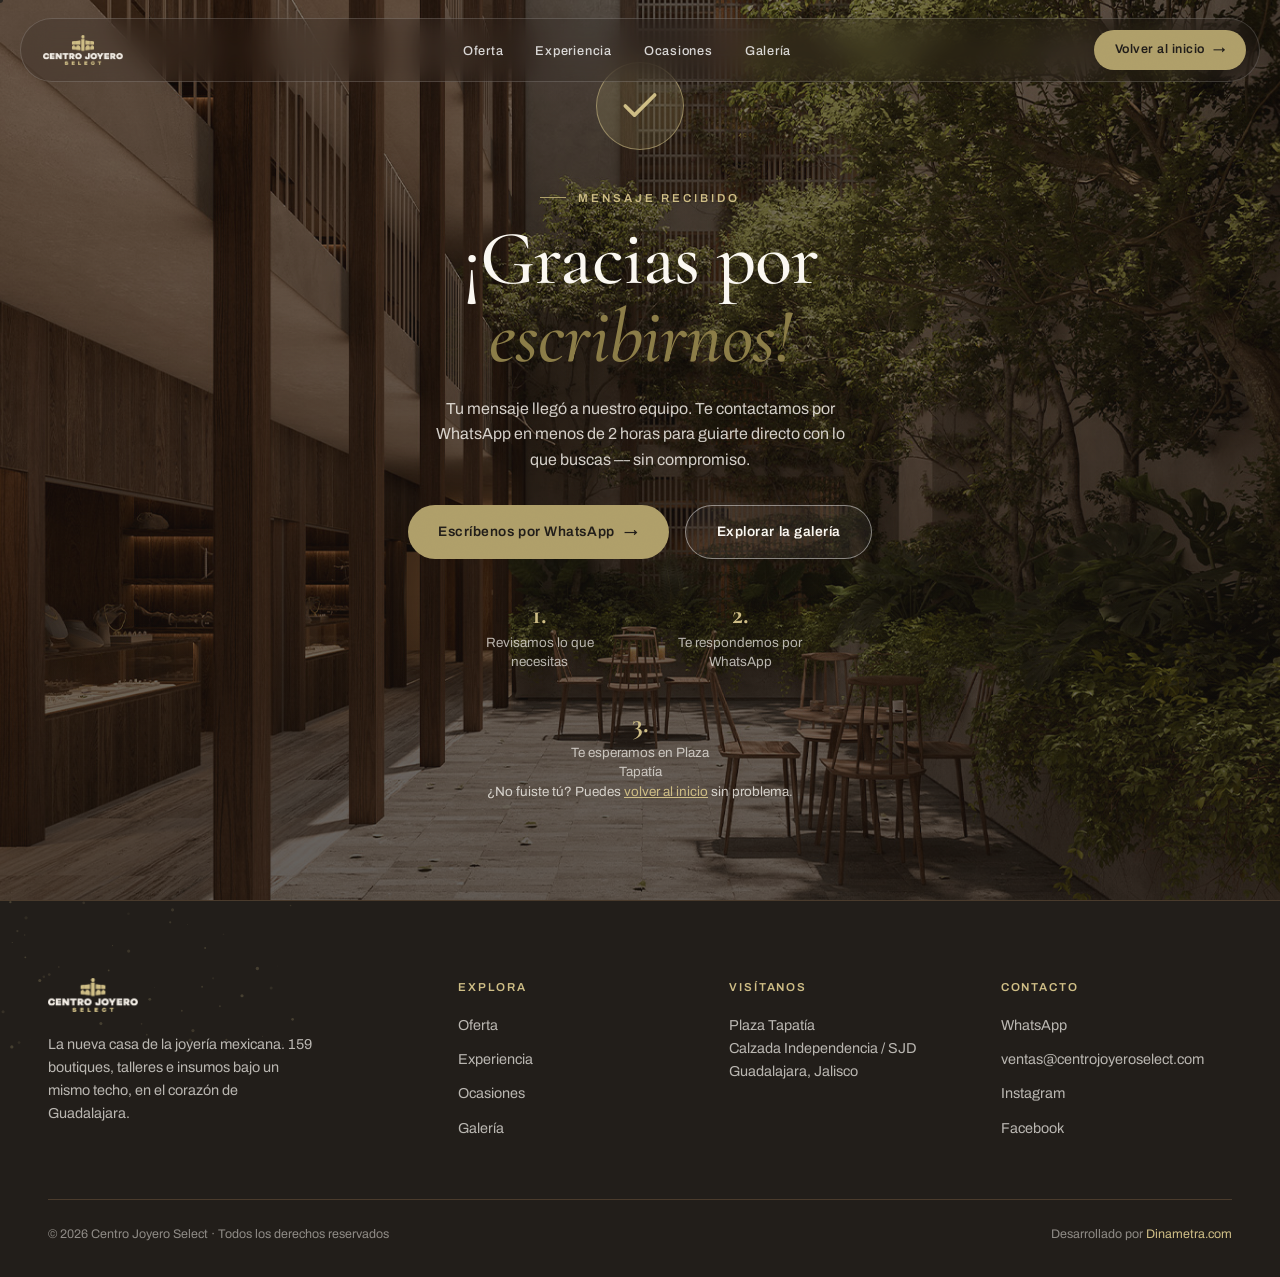
<file: gracias.html>
<!DOCTYPE html>
<html lang="es">
<head>
<meta charset="UTF-8">
<meta name="viewport" content="width=device-width, initial-scale=1.0">
<title>¡Gracias! — Select Centro Joyero</title>
<meta name="description" content="Gracias por contactar a Centro Joyero Select. Te respondemos por WhatsApp en menos de 2 horas.">
<meta name="robots" content="noindex">
<link rel="preconnect" href="https://fonts.googleapis.com">
<link rel="preconnect" href="https://fonts.gstatic.com" crossorigin>
<link href="https://fonts.googleapis.com/css2?family=Cormorant+Garamond:ital,wght@0,400;0,500;0,600;0,700;1,400;1,500;1,600&family=Archivo:wght@300;400;500;600;700&display=swap" rel="stylesheet">
<link rel="stylesheet" href="styles.css">
<link rel="shortcut icon" href="assets/favicon.png" type="image/x-icon">
</head>
<body>

<!-- CUSTOM CURSOR -->
<div class="cursor-dot"></div>
<div class="cursor-follower"></div>

<!-- SCROLL PROGRESS -->
<div class="progress-bar" id="progress"></div>

<!-- ══════════ NAVBAR ══════════ -->
<nav class="nav" id="nav">
  <a href="Centro%20Joyero%20Select.html" class="nav-logo" aria-label="Select Centro Joyero" style="position:relative;text-decoration:none">
    <img class="l-light" src="assets/logo-light.png" alt="Select Centro Joyero">
    <img class="l-dark" src="assets/logo.png" alt="">
  </a>
  <ul class="nav-links" id="navLinks">
    <li><a href="Centro%20Joyero%20Select.html#oferta">Oferta</a></li>
    <li><a href="Centro%20Joyero%20Select.html#experiencia">Experiencia</a></li>
    <li><a href="Centro%20Joyero%20Select.html#ocasiones">Ocasiones</a></li>
    <li><a href="Centro%20Joyero%20Select.html#galeria">Galería</a></li>
  </ul>
  <a href="Centro%20Joyero%20Select.html" class="nav-cta">Volver al inicio <span class="arr">→</span></a>
  <button class="nav-burger" id="burger" aria-label="Menú"><span></span><span></span><span></span></button>
</nav>

<!-- ══════════ THANK-YOU ══════════ -->
<main class="break gracias">
  <div class="bg" id="breakBg" style="background-image:url('assets/courtyard.jpg')"></div>
  <div class="break-inner" style="max-width:62ch">
    <div class="gr-check fade-up">
      <svg viewBox="0 0 24 24"><path d="M20 6L9 17l-5-5"/></svg>
    </div>
    <span class="eyebrow center fade-up" style="color:var(--gold-light);justify-content:center">Mensaje recibido</span>
    <h1 class="display fade-up delay-1" style="font-size:clamp(2.6rem,6vw,5rem);margin:.8rem 0 1.2rem">
      ¡Gracias por <em>escribirnos!</em>
    </h1>
    <p class="fade-up delay-2" style="color:rgba(251,248,242,.82);max-width:46ch;margin:0 auto 2rem">
      Tu mensaje llegó a nuestro equipo. Te contactamos por WhatsApp en menos de 2 horas para guiarte directo con lo que buscas — sin compromiso.
    </p>

    <div class="gr-actions fade-up delay-3">
      <a href="https://wa.me/523300000000" class="btn btn-primary" target="_blank" rel="noopener">Escríbenos por WhatsApp <span class="arr">→</span></a>
      <a href="index.html" class="btn btn-ghost">Explorar la galería</a>
    </div>

    <div class="gr-steps fade-up delay-4">
      <div class="gr-step"><b>1.</b><span>Revisamos lo que necesitas</span></div>
      <div class="gr-step"><b>2.</b><span>Te respondemos por WhatsApp</span></div>
      <div class="gr-step"><b>3.</b><span>Te esperamos en Plaza Tapatía</span></div>
    </div>

    <p class="gr-note fade-up delay-4">
      ¿No fuiste tú? Puedes <a href="Centro%20Joyero%20Select.html">volver al inicio</a> sin problema.
    </p>
  </div>
</main>

<!-- ══════════ FOOTER ══════════ -->
<footer>
  <canvas class="foot-canvas" id="footCanvas"></canvas>
  <div class="foot-grid">
    <div class="foot-brand">
      <div class="foot-logo"><img src="assets/logo-light.png" alt="Select Centro Joyero"></div>
      <p>La nueva casa de la joyería mexicana. 159 boutiques, talleres e insumos bajo un mismo techo, en el corazón de Guadalajara.</p>
    </div>
    <div class="foot-col">
      <h5>Explora</h5>
      <a href="Centro%20Joyero%20Select.html#oferta">Oferta</a>
      <a href="Centro%20Joyero%20Select.html#experiencia">Experiencia</a>
      <a href="Centro%20Joyero%20Select.html#ocasiones">Ocasiones</a>
      <a href="Centro%20Joyero%20Select.html#galeria">Galería</a>
    </div>
    <div class="foot-col">
      <h5>Visítanos</h5>
      <p>Plaza Tapatía<br>Calzada Independencia / SJD<br>Guadalajara, Jalisco</p>
    </div>
    <div class="foot-col">
      <h5>Contacto</h5>
      <a href="https://wa.me/523315757841" target="_blank" rel="noopener">WhatsApp</a>
      <a href="mailto:ventas@centrojoyeroselect.com">ventas@centrojoyeroselect.com</a>
      <a href="#" target="_blank" rel="noopener">Instagram</a>
      <a href="#" target="_blank" rel="noopener">Facebook</a>
    </div>
  </div>
  <div class="foot-bottom">
    <span>© 2026 Centro Joyero Select · Todos los derechos reservados</span>
    <span>Desarrollado por <a href="http://dinametra.com/" target="_blank" rel="noopener">Dinametra.com</a></span>
  </div>
</footer>

<!-- FLOATING CTA -->
<div class="float-cta" id="floatCta">
<!--   <a href="Centro%20Joyero%20Select.html" class="float-pill">Volver al inicio →</a>
 -->  <a href="https://wa.me/523300000000" class="float-wa" target="_blank" rel="noopener" aria-label="WhatsApp">
    <svg viewBox="0 0 32 32"><path d="M16 3C9 3 3.5 8.5 3.5 15.5c0 2.3.6 4.5 1.8 6.4L3 29l7.3-2.2c1.8 1 3.8 1.5 5.7 1.5 7 0 12.5-5.5 12.5-12.5S23 3 16 3zm0 22.7c-1.8 0-3.5-.5-5-1.4l-.4-.2-4.3 1.3 1.3-4.2-.2-.4c-1-1.6-1.5-3.4-1.5-5.3C5.7 9.8 10.3 5.3 16 5.3s10.3 4.5 10.3 10.2S21.7 25.7 16 25.7zm5.7-7.6c-.3-.2-1.8-.9-2.1-1-.3-.1-.5-.2-.7.2-.2.3-.8 1-.9 1.2-.2.2-.3.2-.6.1-.3-.2-1.3-.5-2.5-1.6-.9-.8-1.5-1.8-1.7-2.1-.2-.3 0-.5.1-.6l.5-.5c.2-.2.2-.3.3-.5.1-.2.1-.4 0-.5l-.9-2.2c-.2-.6-.5-.5-.7-.5h-.6c-.2 0-.5.1-.8.4-.3.3-1 1-1 2.5s1.1 2.9 1.2 3.1c.2.2 2.1 3.2 5.1 4.5.7.3 1.3.5 1.7.6.7.2 1.4.2 1.9.1.6-.1 1.8-.7 2-1.5.3-.7.3-1.4.2-1.5-.1-.2-.3-.2-.6-.4z"/></svg>
  </a>
</div>

<script src="script.js"></script>
</body>
</html>
</file>
<file: styles.css>
/* ════════════════════════════════════════════════════
   DESIGN SYSTEM — warm editorial luxury
   pulled from the brand logo (charcoal + olive-gold) and
   the architectural renders (wood · travertine · sage · oxblood · daylight)
   ════════════════════════════════════════════════════ */
:root{
  --color-primary:#B0A06A;      /* olive-gold (logo "SELECT") */
  --color-secondary:#8C7D48;    /* deep olive */
  --color-accent:#9C4A38;       /* oxblood (red velvet salon) */
  --gold-light:#CFBE86;
  --color-bg:#F3EEE6;           /* warm travertine sand */
  --color-bg-soft:#EAE2D5;
  --cream:#FBF8F2;
  --walnut:#4A3B2C;
  --color-dark:#221E1A;         /* dark sections */
  --color-dark-2:#2C2722;
  --color-text:#2B2722;         /* warm charcoal ink */
  --color-ink-soft:#5A5247;
  --color-muted:#938A7A;
  --line:rgba(43,39,34,.13);
  --line-light:rgba(255,255,255,.14);

  --font-display:'Cormorant Garamond', Georgia, serif;
  --font-ui:'Archivo', system-ui, sans-serif;

  --radius-lg:14px;
  --radius-xl:24px;
  --shadow-soft:0 2px 24px rgba(43,39,34,.06);
  --shadow-card:0 18px 60px -22px rgba(43,39,34,.28);
  --ease:cubic-bezier(.16,1,.3,1);
  --spring:cubic-bezier(.34,1.4,.5,1);
  --maxw:1240px;
}

*,*::before,*::after{box-sizing:border-box;margin:0;padding:0}
html{scroll-behavior:smooth}
body{
  background:var(--color-bg);
  color:var(--color-text);
  font-family:var(--font-ui);
  font-weight:400;
  line-height:1.6;
  overflow-x:hidden;
  -webkit-font-smoothing:antialiased;
  text-rendering:optimizeLegibility;
}
@media (pointer:fine){ body{cursor:none} a,button,input,select,textarea,label{cursor:none} }
img{display:block;max-width:100%}
::selection{background:var(--color-primary);color:var(--cream)}

/* faint paper grain over everything */
body::after{
  content:"";position:fixed;inset:0;pointer-events:none;z-index:9000;opacity:.5;mix-blend-mode:multiply;
  background-image:url("data:image/svg+xml,%3Csvg xmlns='http://www.w3.org/2000/svg' width='160' height='160'%3E%3Cfilter id='n'%3E%3CfeTurbulence type='fractalNoise' baseFrequency='.9' numOctaves='2' stitchTiles='stitch'/%3E%3C/filter%3E%3Crect width='100%25' height='100%25' filter='url(%23n)' opacity='.035'/%3E%3C/svg%3E");
}

/* ── Typography helpers ── */
.eyebrow{font-family:var(--font-ui);font-size:.72rem;font-weight:600;letter-spacing:.26em;text-transform:uppercase;color:var(--color-secondary);display:inline-flex;align-items:center;gap:.7rem}
.eyebrow::before{content:"";width:26px;height:1px;background:var(--color-primary)}
.eyebrow.center{justify-content:center}
.display{font-family:var(--font-display);font-weight:500;line-height:1.02;letter-spacing:-.01em}
.display em{font-style:italic;color:var(--color-secondary)}

/* ════════════════════════════════════════════════════
   CUSTOM CURSOR
   ════════════════════════════════════════════════════ */
.cursor-dot,.cursor-follower{position:fixed;top:0;left:0;border-radius:50%;pointer-events:none;z-index:9999;transform:translate(-50%,-50%);will-change:transform}
.cursor-dot{width:6px;height:6px;background:var(--color-text)}
.cursor-follower{width:40px;height:40px;border:1px solid rgba(43,39,34,.45);transition:width .3s var(--ease),height .3s var(--ease),background .3s,border-color .3s,opacity .3s}
body.cursor-active .cursor-follower{width:64px;height:64px;background:rgba(176,160,106,.12);border-color:var(--color-primary)}
body.cursor-dark .cursor-dot{background:var(--cream)}
body.cursor-dark .cursor-follower{border-color:rgba(255,255,255,.5)}
@media (pointer:coarse),(hover:none){ .cursor-dot,.cursor-follower{display:none} }

/* ════════════════════════════════════════════════════
   SCROLL PROGRESS BAR
   ════════════════════════════════════════════════════ */
.progress-bar{position:fixed;top:0;left:0;height:2px;width:0;z-index:1200;
  background:linear-gradient(90deg,var(--color-secondary),var(--color-primary),var(--gold-light));
  box-shadow:0 0 12px rgba(176,160,106,.7)}

/* ════════════════════════════════════════════════════
   NAVBAR — glass pill
   ════════════════════════════════════════════════════ */
.nav{position:fixed;top:18px;left:50%;transform:translateX(-50%);z-index:1100;
  width:calc(100% - 36px);max-width:var(--maxw);
  display:flex;align-items:center;justify-content:space-between;gap:1.5rem;
  padding:.7rem .8rem .7rem 1.4rem;border-radius:60px;
  background:rgba(34,30,26,.16);border:1px solid rgba(255,255,255,.16);
  backdrop-filter:blur(14px);-webkit-backdrop-filter:blur(14px);
  transition:background .4s var(--ease),box-shadow .4s var(--ease),padding .4s var(--ease),border-color .4s,top .4s var(--ease)}
.nav.is-scrolled{top:10px;background:rgba(251,248,242,.82);border-color:var(--line);
  box-shadow:0 12px 40px -16px rgba(43,39,34,.35);padding-top:.55rem;padding-bottom:.55rem}
.nav-logo{height:30px;display:flex;align-items:center}
.nav-logo img{height:100%;width:auto;transition:opacity .3s}
.nav-logo .l-light{position:absolute}
.nav.is-scrolled .nav-logo .l-light{opacity:0}
.nav.is-scrolled .nav-logo .l-dark{opacity:1}
.nav-logo .l-dark{opacity:0}
.nav-links{display:flex;gap:2rem;list-style:none}
.nav-links a{color:rgba(255,255,255,.82);text-decoration:none;font-size:.8rem;font-weight:500;letter-spacing:.06em;position:relative;transition:color .3s}
.nav.is-scrolled .nav-links a{color:var(--color-ink-soft)}
.nav-links a::after{content:"";position:absolute;left:0;bottom:-5px;height:1px;width:0;background:var(--color-primary);transition:width .35s var(--ease)}
.nav-links a:hover{color:var(--color-primary)}
.nav-links a:hover::after{width:100%}
.nav-cta{display:inline-flex;align-items:center;gap:.5rem;background:var(--color-primary);color:var(--color-dark);
  padding:.62rem 1.3rem;border-radius:50px;font-size:.78rem;font-weight:600;letter-spacing:.04em;text-decoration:none;
  border:none;transition:transform .3s var(--spring),background .3s,box-shadow .3s;white-space:nowrap}
.nav-cta:hover{background:var(--gold-light);transform:translateY(-2px);box-shadow:0 10px 26px -8px rgba(140,125,72,.7)}
.nav-burger{display:none;flex-direction:column;gap:5px;background:none;border:none;padding:8px}
.nav-burger span{width:22px;height:2px;background:#fff;transition:.3s}
.nav.is-scrolled .nav-burger span{background:var(--color-text)}

/* ════════════════════════════════════════════════════
   HERO — scroll-driven rotating building views
   ════════════════════════════════════════════════════ */
.hero{position:relative;height:560vh;background:var(--color-dark)}
.hero-sticky{position:sticky;top:0;height:100vh;overflow:hidden}
.hf{position:absolute;inset:0;background-size:cover;background-position:center;will-change:transform,opacity;opacity:0;transform:scale(1.12)}
.hf:first-child{opacity:1}
.hero-scrim{position:absolute;inset:0;z-index:2;pointer-events:none;
  background:
    linear-gradient(180deg,rgba(20,17,14,.55) 0%,rgba(20,17,14,.12) 28%,rgba(20,17,14,.15) 60%,rgba(20,17,14,.78) 100%),
    radial-gradient(120% 90% at 18% 88%,rgba(20,17,14,.6),transparent 60%)}
.hero-ui{position:absolute;inset:0;z-index:3;display:flex;flex-direction:column;justify-content:center;
  padding:0 clamp(1.4rem,6vw,6rem);color:var(--cream);will-change:transform,opacity}
.hero-kicker{font-size:.74rem;font-weight:600;letter-spacing:.3em;text-transform:uppercase;color:var(--gold-light);
  display:inline-flex;align-items:center;gap:.7rem;margin-bottom:1.6rem}
.hero-kicker::before{content:"";width:30px;height:1px;background:var(--gold-light)}
.hero-h1{font-family:var(--font-display);font-weight:500;font-size:clamp(2.9rem,7.4vw,7rem);line-height:.98;letter-spacing:-.015em;max-width:16ch;margin-bottom:1.7rem;text-shadow:0 2px 40px rgba(0,0,0,.35)}
.hero-h1 em{font-style:italic;color:var(--gold-light)}
.hero-sub{font-size:clamp(1rem,1.4vw,1.18rem);color:rgba(251,248,242,.82);max-width:46ch;line-height:1.55;margin-bottom:2.4rem}
.hero-ctas{display:flex;flex-wrap:wrap;gap:1rem;align-items:center}
.hero-trust{margin-top:1.7rem;font-size:.8rem;color:rgba(251,248,242,.6);display:flex;gap:1.4rem;flex-wrap:wrap}
.hero-trust span{display:inline-flex;align-items:center;gap:.5rem}
.hero-trust span::before{content:"";width:5px;height:5px;border-radius:50%;background:var(--color-primary)}

/* split-line headline */
.line-wrap{display:block;overflow:hidden}
.line{display:block;transform:translateY(116%);filter:blur(7px);transition:transform 1.05s var(--ease),filter 1.05s var(--ease)}
.hero-ui.lit .line{transform:translateY(0);filter:blur(0)}
.hero-ui.lit .line-wrap:nth-child(2) .line{transition-delay:.1s}
.hero-ui.lit .line-wrap:nth-child(3) .line{transition-delay:.2s}
.hero-fade{opacity:0;transform:translateY(26px);transition:opacity 1s var(--ease) .35s,transform 1s var(--ease) .35s}
.hero-ui.lit .hero-fade{opacity:1;transform:none}
.hero-fade.d2{transition-delay:.5s}
.hero-fade.d3{transition-delay:.65s}

/* frame caption + counter */
.hero-meta{position:absolute;z-index:3;left:clamp(1.4rem,6vw,6rem);bottom:clamp(1.6rem,5vh,3rem);color:var(--cream);display:flex;align-items:flex-end;gap:1.2rem}
.hero-index{font-family:var(--font-display);font-size:2.6rem;line-height:.8;color:var(--gold-light)}
.hero-index .tot{font-size:1rem;color:rgba(251,248,242,.5)}
.hero-caption{font-size:.82rem;letter-spacing:.04em;color:rgba(251,248,242,.78);max-width:18ch;border-left:1px solid rgba(255,255,255,.3);padding-left:1rem;min-height:2.2em;transition:opacity .4s}
.hero-rail{position:absolute;z-index:3;right:clamp(1.2rem,4vw,3rem);top:50%;transform:translateY(-50%);display:flex;flex-direction:column;gap:.6rem;align-items:center}
.hero-rail .dot{width:7px;height:7px;border-radius:50%;border:1px solid rgba(255,255,255,.5);transition:.35s var(--ease)}
.hero-rail .dot.on{background:var(--gold-light);border-color:var(--gold-light);transform:scale(1.5)}
.scroll-cue{position:absolute;z-index:3;bottom:clamp(1.6rem,5vh,3rem);left:50%;transform:translateX(-50%);
  display:flex;flex-direction:column;align-items:center;gap:.55rem;color:rgba(251,248,242,.6);font-size:.66rem;letter-spacing:.2em;text-transform:uppercase}
.scroll-cue .bar{width:1px;height:46px;background:linear-gradient(var(--gold-light),transparent);transform-origin:top;animation:cue 2.1s var(--ease) infinite}
@keyframes cue{0%{transform:scaleY(0)}45%{transform:scaleY(1);transform-origin:top}55%{transform:scaleY(1);transform-origin:bottom}100%{transform:scaleY(0);transform-origin:bottom}}

/* ════════════════════════════════════════════════════
   BUTTONS
   ════════════════════════════════════════════════════ */
.btn{display:inline-flex;align-items:center;gap:.6rem;font-family:var(--font-ui);font-size:.86rem;font-weight:600;letter-spacing:.04em;
  text-decoration:none;border:none;padding:.95rem 1.9rem;border-radius:50px;transition:transform .35s var(--spring),background .3s,box-shadow .35s,color .3s,border-color .3s}
.btn .arr{transition:transform .35s var(--ease)}
.btn:hover .arr{transform:translateX(4px)}
.btn-primary{background:var(--color-primary);color:var(--color-dark)}
.btn-primary:hover{background:var(--gold-light);transform:translateY(-3px);box-shadow:0 16px 40px -14px rgba(140,125,72,.85)}
.btn-ghost{background:rgba(255,255,255,.06);color:var(--cream);border:1px solid rgba(255,255,255,.45)}
.btn-ghost:hover{border-color:var(--gold-light);color:var(--gold-light);transform:translateY(-3px)}
.btn-dark{background:var(--color-text);color:var(--cream)}
.btn-dark:hover{background:var(--walnut);transform:translateY(-3px);box-shadow:var(--shadow-card)}
.btn-line{background:transparent;color:var(--color-text);border:1px solid var(--line)}
.btn-line:hover{border-color:var(--color-text);transform:translateY(-3px)}

/* ════════════════════════════════════════════════════
   MARQUEE
   ════════════════════════════════════════════════════ */
.marquee{background:var(--color-text);color:var(--cream);padding:1.15rem 0;overflow:hidden;border-top:1px solid var(--walnut);border-bottom:1px solid var(--walnut)}
.marquee-track{display:inline-flex;white-space:nowrap;will-change:transform;animation:marq 34s linear infinite}
.marquee.rev .marquee-track{animation-direction:reverse;animation-duration:40s}
.marquee:hover .marquee-track{animation-play-state:paused}
.marquee-track span{font-family:var(--font-display);font-style:italic;font-size:1.5rem;padding:0 1.6rem;color:rgba(251,248,242,.92)}
.marquee-track i{color:var(--color-primary);font-style:normal;align-self:center}
@keyframes marq{from{transform:translateX(0)}to{transform:translateX(-50%)}}

/* ════════════════════════════════════════════════════
   GENERIC SECTION
   ════════════════════════════════════════════════════ */
section{padding:clamp(5rem,10vw,9rem) clamp(1.4rem,5vw,3rem);position:relative}
.wrap{max-width:var(--maxw);margin:0 auto}
.sec-head{max-width:62ch}
.sec-title{font-family:var(--font-display);font-weight:500;font-size:clamp(2.2rem,4.6vw,4rem);line-height:1.02;letter-spacing:-.01em;margin:1.1rem 0 0}
.sec-title em{font-style:italic;color:var(--color-secondary)}
.dark-sec{background:var(--color-dark);color:var(--cream)}
.dark-sec .sec-title em{color:var(--gold-light)}
.dark-sec .eyebrow{color:var(--gold-light)}

/* reveal animations */
.fade-up{opacity:0;transform:translateY(30px);filter:blur(8px);transition:opacity .9s var(--ease),transform .9s var(--ease),filter .9s var(--ease)}
.fade-up.is-visible{opacity:1;transform:none;filter:none}
.delay-1{transition-delay:.1s}.delay-2{transition-delay:.2s}.delay-3{transition-delay:.3s}.delay-4{transition-delay:.4s}.delay-5{transition-delay:.5s}

/* split title (in-page, dark/light) */
.split-title .line{transform:translateY(110%);filter:blur(6px);transition:transform 1s var(--ease),filter 1s var(--ease)}
.split-title.is-visible .line{transform:translateY(0);filter:blur(0)}
.split-title.is-visible .line-wrap:nth-child(2) .line{transition-delay:.08s}
.split-title.is-visible .line-wrap:nth-child(3) .line{transition-delay:.16s}

/* ════════════════════════════════════════════════════
   STATS
   ════════════════════════════════════════════════════ */
.stats{background:var(--cream);border-top:1px solid var(--line);border-bottom:1px solid var(--line)}
.stats-grid{display:grid;grid-template-columns:repeat(4,1fr)}
.stat{padding:1rem clamp(1rem,2vw,2rem);border-left:1px solid var(--line)}
.stat:first-child{border-left:none}
.stat-num{font-family:var(--font-display);font-weight:500;font-size:clamp(3rem,5.6vw,5.2rem);line-height:.9;color:var(--color-secondary);letter-spacing:-.02em}
.stat-label{font-size:.82rem;color:var(--color-ink-soft);margin-top:.7rem;line-height:1.4;max-width:20ch}

/* ════════════════════════════════════════════════════
   PROPUESTAS — bento
   ════════════════════════════════════════════════════ */
.bento{display:grid;grid-template-columns:repeat(6,1fr);gap:14px;margin-top:3.4rem}
.card{position:relative;overflow:hidden;background:var(--cream);border:1px solid var(--line);border-radius:var(--radius-xl);
  padding:2.2rem;transition:transform .5s var(--ease),box-shadow .5s var(--ease),border-color .5s}
.card::after{content:"";position:absolute;left:0;top:0;height:3px;width:100%;background:var(--color-primary);transform:scaleX(0);transform-origin:left;transition:transform .5s var(--ease)}
.card:hover{transform:translateY(-7px);box-shadow:var(--shadow-card);border-color:transparent}
.card:hover::after{transform:scaleX(1)}
.card .ico{width:50px;height:50px;border-radius:12px;background:var(--color-bg-soft);display:flex;align-items:center;justify-content:center;margin-bottom:1.4rem;transition:transform .5s var(--spring),background .4s}
.card:hover .ico{transform:scale(1.08) rotate(-4deg);background:rgba(176,160,106,.22)}
.card .ico svg{width:24px;height:24px;stroke:var(--color-secondary);fill:none;stroke-width:1.5}
.card h3{font-family:var(--font-display);font-size:1.85rem;font-weight:600;line-height:1.05;margin-bottom:.6rem}
.card p{font-size:.95rem;color:var(--color-ink-soft);line-height:1.55}
.card .tag{display:inline-block;margin-top:1.3rem;font-size:.7rem;font-weight:600;letter-spacing:.1em;text-transform:uppercase;color:var(--color-secondary);border:1px solid var(--line);border-radius:50px;padding:.34rem .9rem}
.card.col3{grid-column:span 3}.card.col2{grid-column:span 2}
.card.feature{grid-column:span 6;display:grid;grid-template-columns:1.1fr 1fr;gap:0;padding:0;min-height:340px;color:var(--cream);border:none}
.card.feature .feature-txt{padding:clamp(2rem,4vw,3.2rem);display:flex;flex-direction:column;justify-content:center;background:var(--color-text)}
.card.feature .feature-txt h3{color:var(--cream);font-size:clamp(2rem,3.4vw,3rem)}
.card.feature .feature-txt p{color:rgba(251,248,242,.72);max-width:42ch;font-size:1rem}
.card.feature .feature-img{background-size:cover;background-position:center;transition:transform .8s var(--ease)}
.card.feature:hover .feature-img{transform:scale(1.05)}
.card.feature:hover{transform:none;box-shadow:none}
.card.feature::after{display:none}
@media (max-width:900px){
  .bento{grid-template-columns:repeat(2,1fr)}
  .card.col3,.card.col2{grid-column:span 1}
  .card.feature{grid-column:span 2;grid-template-columns:1fr;min-height:0}
  .card.feature .feature-img{min-height:220px}
}
@media (max-width:560px){ .bento{grid-template-columns:1fr} .card.col3,.card.col2,.card.feature{grid-column:span 1} }

/* ════════════════════════════════════════════════════
   EXPERIENCIA — split
   ════════════════════════════════════════════════════ */
.split{display:grid;grid-template-columns:1fr 1fr;gap:clamp(2.5rem,5vw,5rem);align-items:center}
.split-media{position:relative;border-radius:var(--radius-xl);overflow:hidden;aspect-ratio:4/5;box-shadow:var(--shadow-card)}
.split-media img{width:100%;height:100%;object-fit:cover;transition:transform 1s var(--ease)}
.split-media:hover img{transform:scale(1.04)}
.split-media .float-stat{position:absolute;left:18px;bottom:18px;right:18px;background:rgba(251,248,242,.9);backdrop-filter:blur(8px);border-radius:var(--radius-lg);padding:1.1rem 1.3rem;display:flex;align-items:center;gap:1rem}
.split-media .float-stat b{font-family:var(--font-display);font-size:2.4rem;line-height:.9;color:var(--color-secondary)}
.split-media .float-stat span{font-size:.84rem;color:var(--color-ink-soft);line-height:1.35}
.steps{margin-top:2.4rem;display:flex;flex-direction:column}
.step{display:flex;gap:1.3rem;padding:1.5rem 0;border-top:1px solid var(--line);transition:padding-left .4s var(--ease)}
.step:hover{padding-left:.6rem}
.step:last-child{border-bottom:1px solid var(--line)}
.step .n{font-family:var(--font-display);font-size:1.3rem;color:var(--color-primary);min-width:2.5rem}
.step h4{font-size:1.12rem;font-weight:600;margin-bottom:.2rem}
.step p{font-size:.93rem;color:var(--color-ink-soft)}
@media (max-width:860px){ .split{grid-template-columns:1fr} .split-media{aspect-ratio:4/3} }

/* ════════════════════════════════════════════════════
   OCASIONES — tabs
   ════════════════════════════════════════════════════ */
.tabs-nav{display:flex;gap:.5rem;flex-wrap:wrap;margin-top:2.6rem;border-bottom:1px solid var(--line-light);padding-bottom:1.3rem}
.tab-btn{background:none;border:1px solid rgba(255,255,255,.2);color:rgba(251,248,242,.65);padding:.6rem 1.25rem;border-radius:50px;font-family:var(--font-ui);font-size:.82rem;font-weight:500;letter-spacing:.04em;transition:.35s var(--ease)}
.tab-btn:hover{color:var(--cream);border-color:rgba(255,255,255,.5)}
.tab-btn.active{background:var(--color-primary);color:var(--color-dark);border-color:var(--color-primary)}
.tab-panels{margin-top:3rem}
.tab-panel{display:none;grid-template-columns:1fr 1.05fr;gap:clamp(2rem,4vw,4rem);align-items:center}
.tab-panel.active{display:grid;animation:tabin .6s var(--ease)}
@keyframes tabin{from{opacity:0;transform:translateY(16px)}to{opacity:1;transform:none}}
.tab-txt h3{font-family:var(--font-display);font-size:clamp(2rem,3.4vw,2.9rem);font-weight:600;line-height:1.04;margin-bottom:1rem}
.tab-txt p{color:rgba(251,248,242,.74);line-height:1.65;margin-bottom:1.8rem;max-width:46ch}
.tab-media{border-radius:var(--radius-xl);overflow:hidden;aspect-ratio:16/11;position:relative;box-shadow:var(--shadow-card)}
.tab-media img{width:100%;height:100%;object-fit:cover}
.tab-media .cap{position:absolute;left:16px;bottom:16px;background:rgba(34,30,26,.62);backdrop-filter:blur(6px);color:var(--cream);font-size:.74rem;letter-spacing:.12em;text-transform:uppercase;padding:.5rem .9rem;border-radius:50px}
@media (max-width:860px){ .tab-panel.active{grid-template-columns:1fr} .tab-media{order:-1} }

/* ════════════════════════════════════════════════════
   FULL-WIDTH BREAK
   ════════════════════════════════════════════════════ */
.break{position:relative;min-height:92vh;display:flex;align-items:center;justify-content:center;text-align:center;overflow:hidden;color:var(--cream)}
.break .bg{position:absolute;inset:0;background-size:cover;background-position:center;will-change:transform}
.break::after{content:"";position:absolute;inset:0;background:linear-gradient(rgba(20,17,14,.5),rgba(20,17,14,.66))}
.break-inner{position:relative;z-index:2;padding:2rem;max-width:60ch}
.break .giant{font-family:var(--font-display);font-weight:500;font-size:clamp(6rem,20vw,18rem);line-height:.82;color:var(--gold-light);letter-spacing:-.02em}
.break h2{font-family:var(--font-display);font-weight:500;font-size:clamp(1.8rem,3.4vw,3rem);line-height:1.1;margin:.6rem 0 1.4rem}
.break p{color:rgba(251,248,242,.78);max-width:44ch;margin:0 auto 2.2rem}

/* ════════════════════════════════════════════════════
   GALERÍA
   ════════════════════════════════════════════════════ */
.gallery{display:grid;grid-template-columns:repeat(4,1fr);grid-auto-rows:200px;gap:14px;margin-top:3.2rem}
.gitem{position:relative;overflow:hidden;border-radius:var(--radius-lg)}
.gitem img{width:100%;height:100%;object-fit:cover;transition:transform .9s var(--ease)}
.gitem::after{content:"";position:absolute;inset:0;background:linear-gradient(to top,rgba(20,17,14,.7),transparent 55%);opacity:0;transition:opacity .45s}
.gitem .glabel{position:absolute;left:18px;bottom:16px;z-index:2;color:var(--cream);opacity:0;transform:translateY(8px);transition:.45s var(--ease)}
.gitem .glabel b{font-family:var(--font-display);font-size:1.5rem;display:block;line-height:1}
.gitem .glabel span{font-size:.74rem;letter-spacing:.14em;text-transform:uppercase;color:var(--gold-light)}
.gitem:hover img{transform:scale(1.07)}
.gitem:hover::after{opacity:1}
.gitem:hover .glabel{opacity:1;transform:none}
.gitem.big{grid-column:span 2;grid-row:span 2}
.gitem.wide{grid-column:span 2}
@media (max-width:900px){ .gallery{grid-template-columns:repeat(2,1fr);grid-auto-rows:170px} .gitem.big{grid-column:span 2} }

/* ════════════════════════════════════════════════════
   DIFERENCIADORES
   ════════════════════════════════════════════════════ */
.compare{display:grid;grid-template-columns:1fr 1fr;gap:18px;margin-top:3rem}
.comp-col{border-radius:var(--radius-xl);padding:clamp(1.8rem,3vw,2.6rem)}
.comp-old{background:var(--color-bg-soft);border:1px solid var(--line)}
.comp-new{background:var(--color-text);color:var(--cream)}
.comp-col h4{font-size:.74rem;letter-spacing:.18em;text-transform:uppercase;margin-bottom:1.5rem;font-weight:600}
.comp-old h4{color:var(--color-muted)}
.comp-new h4{color:var(--gold-light)}
.comp-new .comp-brand{margin-bottom:1.35rem}
.comp-new .comp-brand img{display:block;width:min(240px,80%);height:auto}
.comp-col ul{list-style:none;display:flex;flex-direction:column;gap:1rem}
.comp-col li{display:flex;gap:.8rem;align-items:flex-start;font-size:1rem;line-height:1.45}
.comp-old li{color:var(--color-ink-soft)}
.comp-col li svg{width:20px;height:20px;flex-shrink:0;margin-top:2px}
.comp-old li svg{stroke:var(--color-muted)}
.comp-new li svg{stroke:var(--color-primary)}
@media (max-width:760px){ .compare{grid-template-columns:1fr} }

/* ════════════════════════════════════════════════════
   FAQ
   ════════════════════════════════════════════════════ */
.faq{max-width:840px;margin:3rem auto 0}
.faq-item{border-bottom:1px solid var(--line)}
.faq-q{width:100%;background:none;border:none;text-align:left;font-family:var(--font-ui);font-size:clamp(1.05rem,1.8vw,1.3rem);font-weight:500;color:var(--color-text);
  padding:1.5rem 0;display:flex;justify-content:space-between;align-items:center;gap:1.5rem;transition:color .3s}
.faq-q:hover{color:var(--color-secondary)}
.faq-ico{position:relative;width:20px;height:20px;flex-shrink:0}
.faq-ico::before,.faq-ico::after{content:"";position:absolute;background:var(--color-secondary);transition:transform .4s var(--ease)}
.faq-ico::before{top:9px;left:0;width:20px;height:2px}
.faq-ico::after{top:0;left:9px;width:2px;height:20px}
.faq-item.open .faq-ico::after{transform:scaleY(0)}
.faq-item.open .faq-ico::before{transform:rotate(180deg)}
.faq-a{max-height:0;overflow:hidden;transition:max-height .5s var(--ease),opacity .5s var(--ease),padding .5s var(--ease);opacity:0}
.faq-item.open .faq-a{opacity:1;padding-bottom:1.6rem}
.faq-a p{color:var(--color-ink-soft);line-height:1.7;max-width:70ch}

/* ════════════════════════════════════════════════════
   CONVERSION BANNER + FORM
   ════════════════════════════════════════════════════ */
.cta-banner{position:relative;overflow:hidden;color:var(--cream);text-align:center;border-radius:0}
.cta-banner .bg{position:absolute;inset:0;background-size:cover;background-position:center}
.cta-banner::after{content:"";position:absolute;inset:0;background:linear-gradient(rgba(20,17,14,.62),rgba(20,17,14,.72))}
.cta-banner .inner{position:relative;z-index:2;max-width:54ch;margin:0 auto;padding:2rem}
.cta-banner h2{font-family:var(--font-display);font-weight:500;font-size:clamp(2.2rem,4.4vw,3.8rem);line-height:1.04;margin-bottom:1.1rem}
.cta-banner p{color:rgba(251,248,242,.8);margin-bottom:2rem}

.contact{background:var(--color-dark);color:var(--cream)}
.form-grid{display:grid;grid-template-columns:1fr 1.1fr;gap:clamp(2.5rem,5vw,5rem);align-items:start}
.form-side h2{font-family:var(--font-display);font-weight:500;font-size:clamp(2rem,3.6vw,3rem);line-height:1.04;margin:1rem 0 1.2rem}
.form-side h2 em{font-style:italic;color:var(--gold-light)}
.form-side p{color:rgba(251,248,242,.72);line-height:1.65;margin-bottom:2rem;max-width:42ch}
.trust-list{display:flex;flex-direction:column;gap:1rem}
.trust-list li{list-style:none;display:flex;gap:.8rem;align-items:flex-start;color:rgba(251,248,242,.86);font-size:.95rem}
.trust-list svg{width:20px;height:20px;stroke:var(--color-primary);flex-shrink:0;margin-top:2px}
.form-card{background:rgba(251,248,242,.04);border:1px solid rgba(255,255,255,.12);border-radius:var(--radius-xl);padding:clamp(1.6rem,3vw,2.4rem);backdrop-filter:blur(6px)}
form{display:flex;flex-direction:column;gap:1.1rem}
.field{display:flex;flex-direction:column;gap:.45rem}
.field label{font-size:.74rem;letter-spacing:.1em;text-transform:uppercase;color:rgba(251,248,242,.6)}
.frow{display:grid;grid-template-columns:1fr 1fr;gap:1.1rem}
input,select,textarea{font-family:var(--font-ui);font-size:.95rem;color:var(--cream);background:rgba(255,255,255,.05);
  border:1px solid rgba(255,255,255,.16);border-radius:10px;padding:.85rem 1rem;width:100%;outline:none;transition:border-color .3s,background .3s}
input::placeholder,textarea::placeholder{color:rgba(251,248,242,.4)}
input:focus,select:focus,textarea:focus{border-color:var(--color-primary);background:rgba(255,255,255,.08)}
select option{background:var(--color-dark-2);color:var(--cream)}
textarea{resize:vertical;min-height:90px}
.check{display:flex;gap:.7rem;align-items:flex-start;font-size:.82rem;color:rgba(251,248,242,.66);line-height:1.5}
.check input{width:auto;margin-top:3px;accent-color:var(--color-primary)}
.check a{color:var(--gold-light)}
.form-foot{font-size:.78rem;color:rgba(251,248,242,.5);text-align:center;margin-top:.3rem}
@media (max-width:860px){ .form-grid{grid-template-columns:1fr} .frow{grid-template-columns:1fr} }

/* thank you overlay */
.thanks{position:fixed;inset:0;z-index:1300;background:rgba(20,17,14,.86);backdrop-filter:blur(10px);display:flex;align-items:center;justify-content:center;padding:2rem;opacity:0;pointer-events:none;transition:opacity .5s var(--ease)}
.thanks.show{opacity:1;pointer-events:auto}
.thanks-card{background:var(--cream);color:var(--color-text);border-radius:var(--radius-xl);padding:clamp(2.2rem,5vw,3.6rem);max-width:440px;text-align:center;transform:translateY(30px) scale(.96);transition:transform .6s var(--spring);box-shadow:var(--shadow-card)}
.thanks.show .thanks-card{transform:none}
.thanks-check{width:74px;height:74px;border-radius:50%;background:rgba(176,160,106,.16);display:flex;align-items:center;justify-content:center;margin:0 auto 1.4rem}
.thanks-check svg{width:36px;height:36px;stroke:var(--color-secondary);fill:none;stroke-width:2;stroke-dasharray:40;stroke-dashoffset:40}
.thanks.show .thanks-check svg{animation:draw .7s .25s var(--ease) forwards}
@keyframes draw{to{stroke-dashoffset:0}}
.thanks-card h3{font-family:var(--font-display);font-size:2rem;font-weight:600;margin-bottom:.6rem}
.thanks-card p{color:var(--color-ink-soft);margin-bottom:1.8rem}

/* ════════════════════════════════════════════════════
   FOOTER
   ════════════════════════════════════════════════════ */
footer{background:var(--color-dark);color:rgba(251,248,242,.7);padding:clamp(3.5rem,6vw,5rem) clamp(1.4rem,5vw,3rem) 2rem;border-top:1px solid var(--walnut);position:relative;overflow:hidden}
.foot-canvas{position:absolute;inset:0;opacity:.5}
.foot-grid{position:relative;z-index:2;max-width:var(--maxw);margin:0 auto;display:grid;grid-template-columns:1.6fr 1fr 1fr 1fr;gap:2.5rem}
.foot-logo img{height:34px;margin-bottom:1.3rem}
.foot-brand p{font-size:.9rem;line-height:1.6;max-width:34ch}
.foot-col h5{font-size:.72rem;letter-spacing:.16em;text-transform:uppercase;color:var(--gold-light);margin-bottom:1.1rem;font-weight:600}
.foot-col a,.foot-col p{display:block;color:rgba(251,248,242,.7);text-decoration:none;font-size:.9rem;margin-bottom:.7rem;transition:color .3s}
.foot-col a:hover{color:var(--gold-light)}
.foot-bottom{position:relative;z-index:2;max-width:var(--maxw);margin:3rem auto 0;padding-top:1.6rem;border-top:1px solid var(--walnut);display:flex;justify-content:space-between;gap:1rem;flex-wrap:wrap;font-size:.78rem;color:rgba(251,248,242,.5)}
.foot-bottom a{color:var(--gold-light);text-decoration:none}
@media (max-width:860px){ .foot-grid{grid-template-columns:1fr 1fr} }
@media (max-width:520px){ .foot-grid{grid-template-columns:1fr} }

/* ════════════════════════════════════════════════════
   FLOATING CTA
   ════════════════════════════════════════════════════ */
.float-cta{position:fixed;right:20px;bottom:20px;z-index:1150;display:flex;gap:.7rem;align-items:center;
  opacity:0;transform:translateY(20px) scale(.9);pointer-events:none;transition:.5s var(--spring)}
.float-cta.show{opacity:1;transform:none;pointer-events:auto}
.float-wa{width:58px;height:58px;border-radius:50%;background:#1FA855;color:#fff;display:flex;align-items:center;justify-content:center;text-decoration:none;box-shadow:0 10px 30px -8px rgba(31,168,85,.7);position:relative}
.float-wa svg{width:30px;height:30px;fill:#fff}
.float-wa::before{content:"";position:absolute;inset:0;border-radius:50%;border:2px solid #1FA855;animation:ping 2.2s var(--ease) infinite}
@keyframes ping{0%{transform:scale(1);opacity:.7}100%{transform:scale(1.6);opacity:0}}
.float-pill{background:var(--color-text);color:var(--cream);text-decoration:none;padding:.8rem 1.3rem;border-radius:50px;font-size:.82rem;font-weight:600;box-shadow:var(--shadow-card);white-space:nowrap;display:inline-flex;align-items:center;gap:.5rem}
@media (max-width:560px){ .float-pill{display:none} }

/* ════════════════════════════════════════════════════
   RESPONSIVE NAV
   ════════════════════════════════════════════════════ */
@media (max-width:880px){
  .nav-links{position:fixed;top:0;right:0;height:100vh;width:min(78vw,320px);flex-direction:column;justify-content:center;gap:1.6rem;
    background:var(--color-dark);padding:3rem;transform:translateX(100%);transition:transform .5s var(--ease);z-index:1090}
  .nav-links.open{transform:none}
  .nav-links a{color:var(--cream);font-size:1.1rem}
  .nav-burger{display:flex;z-index:1110}
  .nav.is-scrolled .nav-burger span{background:var(--color-text)}
  .stats-grid{grid-template-columns:1fr 1fr}
  .stat{border-top:1px solid var(--line)}
  .stat:nth-child(-n+2){border-top:none}
  .stat:nth-child(odd){border-left:none}
}
@media (max-width:480px){ .hero-trust{display:none} .hero-rail{display:none} }

/* reduced motion */
@media (prefers-reduced-motion:reduce){
  *,*::before,*::after{animation-duration:.001s!important;transition-duration:.1s!important}
  .hf{opacity:1!important;transform:none!important}
  .marquee-track{animation:none}
  .line{transform:none!important;filter:none!important}
}

/* ════════════════════════════════════════════════════
   THANK-YOU PAGE (gracias.html)
   ════════════════════════════════════════════════════ */
.gracias{min-height:100vh;padding:0}
.gr-check{width:88px;height:88px;border-radius:50%;background:rgba(207,190,134,.16);border:1px solid rgba(207,190,134,.55);
  display:flex;align-items:center;justify-content:center;margin:0 auto 1.9rem;box-shadow:0 0 0 0 rgba(207,190,134,.4);animation:grPulse 2.6s var(--ease) infinite}
@keyframes grPulse{0%{box-shadow:0 0 0 0 rgba(207,190,134,.32)}70%{box-shadow:0 0 0 22px rgba(207,190,134,0)}100%{box-shadow:0 0 0 0 rgba(207,190,134,0)}}
.gr-check svg{width:44px;height:44px;stroke:var(--gold-light);fill:none;stroke-width:2;stroke-linecap:round;stroke-linejoin:round;
  stroke-dasharray:40;stroke-dashoffset:40;animation:draw .85s .45s var(--ease) forwards}
.gr-actions{display:flex;gap:1rem;justify-content:center;flex-wrap:wrap;margin-top:.6rem}
.gr-steps{display:flex;gap:2.4rem;justify-content:center;flex-wrap:wrap;margin-top:2.6rem}
.gr-step{max-width:18ch;text-align:center}
.gr-step b{font-family:var(--font-display);font-size:1.7rem;color:var(--gold-light);display:block;line-height:1}
.gr-step span{font-size:.84rem;color:rgba(251,248,242,.7);display:block;margin-top:.4rem;line-height:1.4}
.gr-note{margin-top:2.4rem;font-size:.84rem;color:rgba(251,248,242,.6)}
.gr-note a{color:var(--gold-light)}
</file>
